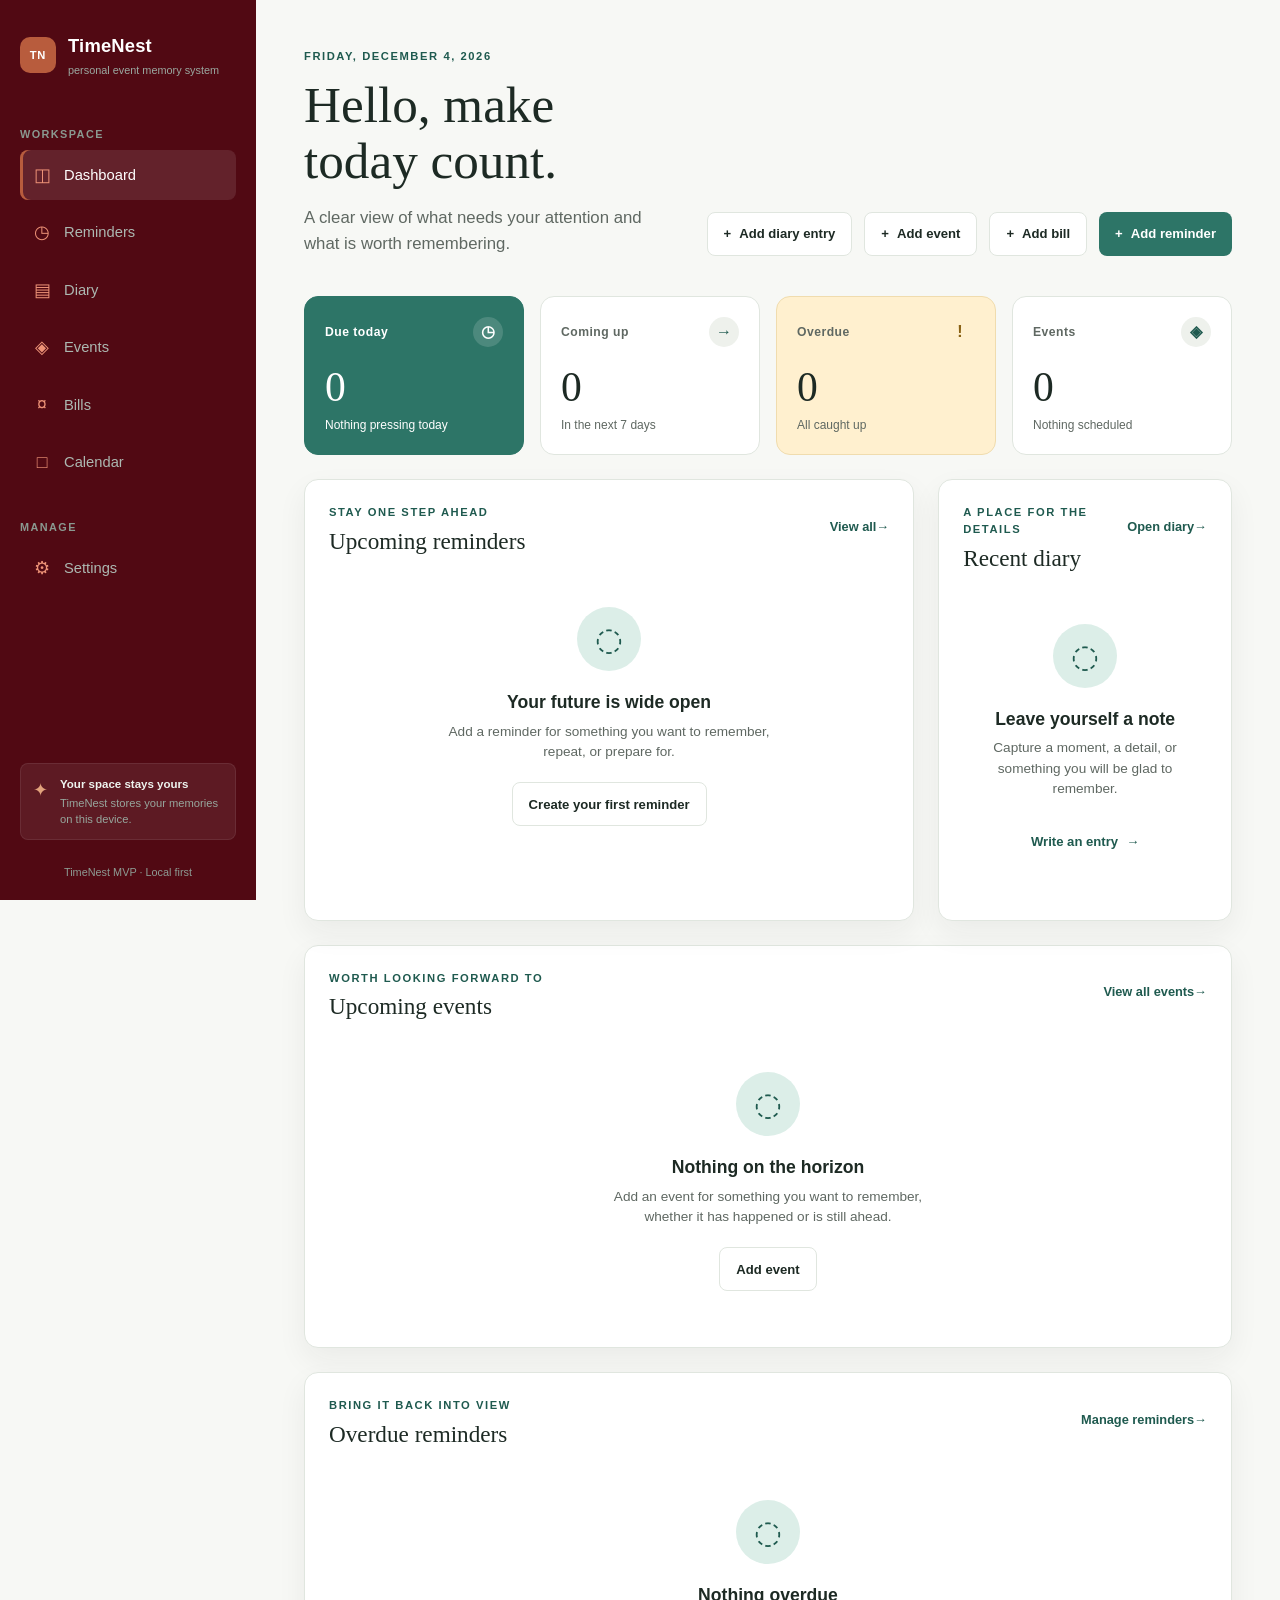
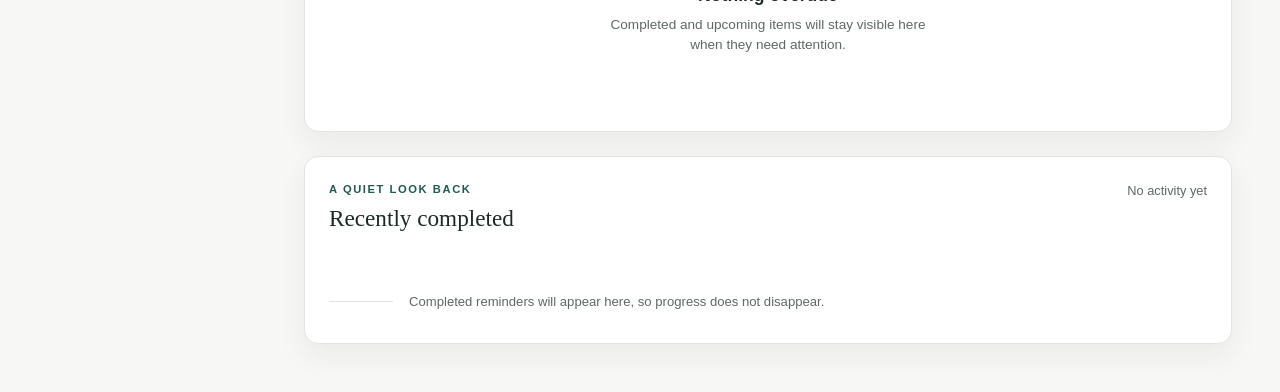
<file: index.html>
<!doctype html>
<html lang="en">
<head>
  <meta charset="UTF-8">
  <meta name="viewport" content="width=device-width, initial-scale=1">
  <meta name="description" content="TimeNest keeps important reminders, recurring activities, diary entries, and events in one calm place.">
  <meta name="theme-color" content="#2d7567">
  <meta name="mobile-web-app-capable" content="yes">
  <meta name="apple-mobile-web-app-capable" content="yes">
  <meta name="apple-mobile-web-app-status-bar-style" content="default">
  <meta name="apple-mobile-web-app-title" content="TimeNest">
  <link rel="manifest" href="manifest.webmanifest">
  <link rel="icon" href="assets/icons/timenest-192.png" sizes="192x192" type="image/png">
  <link rel="icon" href="assets/icons/timenest-192.svg" type="image/svg+xml">
  <link rel="apple-touch-icon" href="assets/icons/timenest-180.png" sizes="180x180" type="image/png">
  <title>TimeNest | Personal event memory system</title>
  <link rel="stylesheet" href="css/reset.css">
  <link rel="stylesheet" href="css/variables.css?v=2">
  <link rel="stylesheet" href="css/base.css?v=2">
  <link rel="stylesheet" href="css/layout.css?v=4">
  <link rel="stylesheet" href="css/components.css?v=2">
  <link rel="stylesheet" href="css/forms.css">
  <link rel="stylesheet" href="css/dashboard.css?v=1">
  <link rel="stylesheet" href="css/reminders.css?v=4">
  <link rel="stylesheet" href="css/diary.css">
  <link rel="stylesheet" href="css/events.css?v=1">
  <link rel="stylesheet" href="css/bills.css?v=1">
  <link rel="stylesheet" href="css/calendar.css?v=1">
  <link rel="stylesheet" href="css/settings.css">
  <link rel="stylesheet" href="css/responsive.css?v=4">
</head>
<body>
  <div class="connection-status" id="connection-status" role="status" aria-live="polite" hidden>
    <span class="connection-status__dot" aria-hidden="true"></span><span data-connection-message>Offline: using saved TimeNest files.</span>
  </div>
  <div class="update-notice" id="update-notice" role="status" aria-live="polite" hidden>
    <span>A TimeNest update is ready.</span><button class="button button--small button--secondary" type="button" id="apply-update">Reload</button>
  </div>
  <div class="app-shell">
    <header class="mobile-header">
      <a class="brand brand--compact" href="#dashboard" aria-label="TimeNest dashboard">
        <span class="brand-mark" aria-hidden="true">TN</span>
        <span>TimeNest</span>
      </a>
      <button class="icon-button" type="button" aria-label="Open navigation" data-menu-toggle>
        <span aria-hidden="true">☰</span>
      </button>
    </header>

    <aside class="sidebar" data-sidebar>
      <div class="sidebar__topline">
        <a class="brand" href="#dashboard" aria-label="TimeNest dashboard">
          <span class="brand-mark" aria-hidden="true">TN</span>
          <span>
            <strong>TimeNest</strong>
            <small>personal event memory system</small>
          </span>
        </a>
        <button class="icon-button sidebar__close" type="button" aria-label="Close navigation" data-menu-close>
          <span aria-hidden="true">×</span>
        </button>
      </div>

      <nav class="primary-nav" aria-label="Primary navigation">
        <p class="nav-label">Workspace</p>
        <a class="nav-link is-active" href="#dashboard" aria-current="page">
          <span class="nav-link__icon" aria-hidden="true">◫</span>
          <span>Dashboard</span>
        </a>
        <a class="nav-link" href="#reminders">
          <span class="nav-link__icon" aria-hidden="true">◷</span>
          <span>Reminders</span>
        </a>
        <a class="nav-link" href="#diary">
          <span class="nav-link__icon" aria-hidden="true">▤</span>
          <span>Diary</span>
        </a>
        <a class="nav-link" href="#events">
          <span class="nav-link__icon" aria-hidden="true">◈</span>
          <span>Events</span>
        </a>
        <a class="nav-link" href="#bills">
          <span class="nav-link__icon" aria-hidden="true">¤</span>
          <span>Bills</span>
        </a>
        <a class="nav-link" href="#calendar">
          <span class="nav-link__icon" aria-hidden="true">□</span>
          <span>Calendar</span>
        </a>

        <p class="nav-label nav-label--spaced">Manage</p>
        <a class="nav-link" href="#settings">
          <span class="nav-link__icon" aria-hidden="true">⚙</span>
          <span>Settings</span>
        </a>
      </nav>

      <div class="sidebar__footer">
        <div class="privacy-note">
          <span class="privacy-note__icon" aria-hidden="true">✦</span>
          <div>
            <strong>Your space stays yours</strong>
            <p>TimeNest stores your memories on this device.</p>
          </div>
        </div>
        <small class="sidebar__version">TimeNest MVP · Local first</small>
      </div>
    </aside>

    <div class="sidebar-backdrop" data-menu-close></div>

    <main class="main-content" id="dashboard">
      <header class="page-header">
        <div>
          <p class="eyebrow" data-dashboard-date>Saturday, September 12, 2026</p>
          <h1 id="dashboard-greeting">Hello, make today count.</h1>
          <p class="page-header__summary">A clear view of what needs your attention and what is worth remembering.</p>
        </div>
        <div class="page-header__actions">
          <button class="button button--secondary" type="button" data-open-diary-form>
            <span aria-hidden="true">+</span>
            Add diary entry
          </button>
          <button class="button button--secondary" type="button" data-open-event-form>
            <span aria-hidden="true">+</span>
            Add event
          </button>
          <button class="button button--secondary" type="button" data-open-bill-form>
            <span aria-hidden="true">+</span>
            Add bill
          </button>
          <button class="button button--primary" type="button" data-open-reminder-form>
            <span aria-hidden="true">+</span>
            Add reminder
          </button>
        </div>
      </header>

      <section class="stats-grid" aria-label="Today at a glance">
        <article class="stat-card stat-card--accent">
          <div class="stat-card__header">
            <span class="stat-card__label">Due today</span>
            <span class="stat-card__icon" aria-hidden="true">◷</span>
          </div>
          <strong class="stat-card__value" data-dashboard-value="today">0</strong>
          <p>Nothing pressing today</p>
        </article>
        <article class="stat-card">
          <div class="stat-card__header">
            <span class="stat-card__label">Coming up</span>
            <span class="stat-card__icon" aria-hidden="true">→</span>
          </div>
          <strong class="stat-card__value" data-dashboard-value="upcoming">0</strong>
          <p>In the next 7 days</p>
        </article>
        <article class="stat-card stat-card--warning">
          <div class="stat-card__header">
            <span class="stat-card__label">Overdue</span>
            <span class="stat-card__icon" aria-hidden="true">!</span>
          </div>
          <strong class="stat-card__value" data-dashboard-value="overdue">0</strong>
          <p>All caught up</p>
        </article>
        <article class="stat-card">
          <div class="stat-card__header">
            <span class="stat-card__label">Events</span>
            <span class="stat-card__icon" aria-hidden="true">◈</span>
          </div>
          <strong class="stat-card__value" data-dashboard-value="events">0</strong>
          <p data-dashboard-events-note>Coming up</p>
        </article>
      </section>

      <div class="dashboard-grid">
        <section class="content-panel content-panel--wide" aria-labelledby="upcoming-title">
          <div class="panel-heading">
            <div>
              <p class="eyebrow">Stay one step ahead</p>
              <h2 id="upcoming-title">Upcoming reminders</h2>
            </div>
            <a class="text-link" href="#reminders">View all <span aria-hidden="true">→</span></a>
          </div>
          <div id="upcoming-reminders-list" class="dashboard-list" aria-live="polite"></div>
        </section>

        <section class="content-panel" aria-labelledby="diary-title">
          <div class="panel-heading">
            <div>
              <p class="eyebrow">A place for the details</p>
              <h2 id="diary-title">Recent diary</h2>
            </div>
            <a class="text-link" href="#diary">Open diary <span aria-hidden="true">→</span></a>
          </div>
          <div id="recent-diary-list" class="dashboard-list" aria-live="polite"></div>
        </section>
      </div>

      <section class="content-panel events-panel" aria-labelledby="upcoming-events-title">
        <div class="panel-heading">
          <div>
            <p class="eyebrow">Worth looking forward to</p>
            <h2 id="upcoming-events-title">Upcoming events</h2>
          </div>
          <a class="text-link" href="#events">View all events <span aria-hidden="true">→</span></a>
        </div>
        <div id="upcoming-events-list" class="dashboard-list" aria-live="polite"></div>
      </section>

      <section class="content-panel overdue-panel" aria-labelledby="overdue-title">
        <div class="panel-heading">
          <div>
            <p class="eyebrow">Bring it back into view</p>
            <h2 id="overdue-title">Overdue reminders</h2>
          </div>
          <a class="text-link" href="#reminders">Manage reminders <span aria-hidden="true">→</span></a>
        </div>
        <div id="overdue-reminders-list" class="dashboard-list" aria-live="polite"></div>
      </section>

      <section class="content-panel history-panel" aria-labelledby="history-title">
        <div class="panel-heading">
          <div>
            <p class="eyebrow">A quiet look back</p>
            <h2 id="history-title">Recently completed</h2>
          </div>
          <span class="panel-meta">No activity yet</span>
        </div>
        <div id="recent-completed-list" class="dashboard-list" aria-live="polite"></div>
      </section>

      <section class="app-view reminders-view" id="reminders-view" aria-labelledby="reminders-title" hidden>
        <header class="page-header page-header--compact">
          <div>
            <p class="eyebrow">Keep the important things moving</p>
            <h1 id="reminders-title">Reminders</h1>
            <p class="page-header__summary">Plan once, then let TimeNest keep the next date in view.</p>
          </div>
          <button class="button button--primary" type="button" data-open-reminder-form><span aria-hidden="true">+</span> Add reminder</button>
        </header>
        <div class="reminders-toolbar">
          <label class="form-label" for="reminder-filter">Show</label>
          <select class="form-control reminders-filter" id="reminder-filter">
            <option value="active">Active reminders</option>
            <option value="completed">Completed reminders</option>
            <option value="archived">Archived reminders</option>
            <option value="all">All reminders</option>
          </select>
        </div>
        <div id="reminder-list" class="reminder-list" aria-live="polite"></div>
      </section>

      <section class="app-view diary-view" id="diary-view" aria-labelledby="diary-page-title" hidden>
        <header class="page-header page-header--compact">
          <div>
            <p class="eyebrow">Keep the details close</p>
            <h1 id="diary-page-title">Diary</h1>
            <p class="page-header__summary">A searchable record of the moments, decisions, and details you want to keep.</p>
          </div>
          <button class="button button--primary" type="button" data-open-diary-form><span aria-hidden="true">+</span> Add diary entry</button>
        </header>
        <div class="diary-toolbar">
          <label class="form-label diary-search-label" for="diary-search">Search</label>
          <input class="form-control" id="diary-search" type="search" placeholder="Search title or entry...">
          <label class="form-label" for="diary-category-filter">Category</label>
          <select class="form-control" id="diary-category-filter"><option value="">All categories</option></select>
          <label class="form-label" for="diary-date-filter">Date</label>
          <input class="form-control" id="diary-date-filter" type="date">
          <label class="form-label" for="diary-sort">Sort</label>
          <select class="form-control" id="diary-sort"><option value="newest">Newest first</option><option value="oldest">Oldest first</option><option value="title">Title A-Z</option></select>
        </div>
        <div id="diary-list" class="diary-list" aria-live="polite"></div>
      </section>

      <section class="app-view events-view" id="events-view" aria-labelledby="events-page-title" hidden>
        <header class="page-header page-header--compact">
          <div>
            <p class="eyebrow">The moments that shaped your days</p>
            <h1 id="events-page-title">Events</h1>
            <p class="page-header__summary">Everything you want to remember happening, whether it already happened or is still ahead.</p>
          </div>
          <button class="button button--primary" type="button" data-open-event-form><span aria-hidden="true">+</span> Add event</button>
        </header>
        <div class="events-toolbar">
          <label class="form-label" for="event-filter">Show</label>
          <select class="form-control events-filter" id="event-filter">
            <option value="upcoming">Upcoming events</option>
            <option value="past">Past events</option>
            <option value="all">All events</option>
          </select>
          <label class="form-label" for="event-search">Search</label>
          <input class="form-control events-search" id="event-search" type="search" placeholder="Search title, place, or notes...">
          <label class="form-label" for="event-category-filter">Category</label>
          <select class="form-control events-category-filter" id="event-category-filter"><option value="">All categories</option></select>
        </div>
        <div id="event-list" class="event-list" aria-live="polite"></div>
      </section>

      <section class="app-view bills-view" id="bills-view" aria-labelledby="bills-page-title" hidden>
        <header class="page-header page-header--compact">
          <div>
            <p class="eyebrow">Keep every payment in view</p>
            <h1 id="bills-page-title">Bills</h1>
            <p class="page-header__summary">The payments you are expecting, what is already settled, and what is next to fall due.</p>
          </div>
          <button class="button button--primary" type="button" data-open-bill-form><span aria-hidden="true">+</span> Add bill</button>
        </header>
        <div class="bills-toolbar">
          <label class="form-label" for="bill-filter">Show</label>
          <select class="form-control bills-filter" id="bill-filter">
            <option value="all">All bills</option>
            <option value="unpaid">Unpaid bills</option>
            <option value="paid">Paid bills</option>
          </select>
          <label class="form-label" for="bill-search">Search</label>
          <input class="form-control bills-search" id="bill-search" type="search" placeholder="Search name, category, or notes...">
          <label class="form-label" for="bill-category-filter">Category</label>
          <select class="form-control bills-category-filter" id="bill-category-filter"><option value="">All categories</option></select>
          <label class="form-label" for="bill-sort">Sort</label>
          <select class="form-control bills-sort" id="bill-sort">
            <option value="due">Due date</option>
            <option value="amount">Amount (highest first)</option>
            <option value="title">Name A-Z</option>
          </select>
        </div>
        <div id="bill-list" class="bill-list" aria-live="polite"></div>
      </section>

      <section class="app-view calendar-view" id="calendar-view" aria-labelledby="calendar-page-title" hidden>
        <header class="page-header page-header--compact">
          <div><p class="eyebrow">See your time in context</p><h1 id="calendar-page-title">Calendar</h1><p class="page-header__summary">Reminders, diary entries, and events, gathered by date.</p></div>
          <div class="calendar-actions"><button class="button button--secondary" type="button" data-calendar-today>Today</button><button class="icon-button icon-button--light" type="button" aria-label="Previous month" data-calendar-prev>←</button><button class="icon-button icon-button--light" type="button" aria-label="Next month" data-calendar-next>→</button></div>
        </header>
        <section class="calendar-panel" aria-labelledby="calendar-title"><div class="calendar-heading"><h2 id="calendar-title">Calendar</h2><div class="calendar-legend"><span><i class="calendar-marker calendar-marker--diary"></i> Diary</span><span><i class="calendar-marker calendar-marker--reminder"></i> Reminder</span><span><i class="calendar-marker calendar-marker--event"></i> Event</span></div></div><div class="calendar-weekdays" aria-hidden="true"><span>Sun</span><span>Mon</span><span>Tue</span><span>Wed</span><span>Thu</span><span>Fri</span><span>Sat</span></div><div class="calendar-grid" id="calendar-grid"></div></section>
        <section class="calendar-selection content-panel" aria-labelledby="calendar-selected-date"><p class="eyebrow">Selected date</p><h2 id="calendar-selected-date">Today</h2><div id="calendar-selected-items"></div></section>
      </section>

      <section class="app-view settings-view" id="settings-view" aria-labelledby="settings-page-title" hidden>
        <header class="page-header page-header--compact"><div><p class="eyebrow">Make TimeNest work your way</p><h1 id="settings-page-title">Settings</h1><p class="page-header__summary">Notification controls stay transparent and private on this device.</p></div></header>
        <section class="content-panel settings-panel" aria-labelledby="notification-settings-title">
          <div class="panel-heading"><div><p class="eyebrow">Browser notifications</p><h2 id="notification-settings-title">Reminder notifications</h2></div><span class="status status--upcoming">Local only</span></div>
          <p class="settings-status" id="notification-status-text">Checking notification support...</p>
          <p class="settings-permission" id="notification-permission">Permission: checking</p>
          <div class="settings-options">
            <label class="settings-toggle"><input type="checkbox" id="notifications-enabled"><span><strong>Enable reminder notifications</strong><small>Check eligible reminders when TimeNest opens or when you check manually.</small></span></label>
            <label class="settings-toggle"><input type="checkbox" id="overdue-notifications-enabled"><span><strong>Include overdue reminders</strong><small>Allow one notification per overdue reminder per day.</small></span></label>
          </div>
          <div class="settings-actions"><button class="button button--primary" type="button" id="request-notification-permission">Allow notifications</button><button class="button button--secondary" type="button" id="check-notifications">Check reminders now</button></div>
          <p class="settings-check-result" id="notification-check-result" aria-live="polite"></p>
          <div class="settings-note"><strong>About browser notifications</strong><p>Browser permissions and device settings control whether notifications appear. An ordinary browser tab cannot always wake at an exact future time, so TimeNest checks when the app opens or when you run a check. A future push service can extend this without changing your reminder data.</p></div>
        </section>
        <section class="content-panel settings-panel" aria-labelledby="preferences-title">
          <div class="panel-heading"><div><p class="eyebrow">Make it yours</p><h2 id="preferences-title">Appearance, currency, and reminder defaults</h2></div></div>
          <div class="settings-fields">
            <label class="form-field"><span class="form-label">Theme</span><select class="form-control" id="theme-select"><option value="system">Match my device</option><option value="light">Light</option><option value="dark">Dark</option></select></label>
            <label class="form-field"><span class="form-label">Currency</span><select class="form-control" id="currency-select"></select><small class="form-hint">Used for the amounts shown in Bills.</small></label>
            <label class="form-field"><span class="form-label">Default reminder lead time</span><input class="form-control" id="default-reminder-days" type="number" min="0" max="60" step="1"></label>
            <label class="form-field"><span class="form-label">Default reminder time</span><input class="form-control" id="default-reminder-time" type="time"></label>
          </div>
          <div class="settings-actions"><button class="button button--primary" type="button" id="save-preferences">Save preferences</button></div>
        </section>
        <section class="content-panel settings-panel" aria-labelledby="account-title">
          <div class="panel-heading"><div><p class="eyebrow">Your profile</p><h2 id="account-title">Account and access</h2></div><span class="status status--upcoming" id="account-status-badge">Device only</span></div>
          <p class="settings-status" id="account-status-text">Checking profile status...</p>
          <div class="settings-fields" id="account-fields" hidden>
            <label class="form-field"><span class="form-label">Display name</span><input class="form-control" id="account-display-name" type="text" maxlength="80" placeholder="Your name"></label>
            <label class="form-field"><span class="form-label">Email address</span><input class="form-control" id="account-email" type="email" maxlength="254" placeholder="you@example.com"></label>
          </div>
          <div class="settings-actions" id="account-actions"></div>
          <div class="settings-note"><strong>About local profiles</strong><p>A profile is stored only on this device and simply puts a password around your own data. TimeNest never sends your email, reminders, or diary entries to a server. If you clear your browser data, the profile and everything it protects are removed together.</p></div>
        </section>
        <section class="content-panel settings-panel" aria-labelledby="data-title">
          <div class="panel-heading"><div><p class="eyebrow">Your local data</p><h2 id="data-title">Export, import, or clear</h2></div></div>
          <p class="settings-permission">Exports include reminders, diary entries, events, bills, and preferences. Imported files are validated before any data changes.</p>
          <div class="settings-fields settings-fields--data"><label class="form-field"><span class="form-label">Import behavior</span><select class="form-control" id="import-mode"><option value="merge">Merge (keep existing duplicates)</option><option value="replace">Replace all existing data</option></select></label><label class="form-field"><span class="form-label">TimeNest JSON file</span><input class="form-control" id="import-file" type="file" accept="application/json,.json"></label></div>
          <div class="settings-actions"><button class="button button--secondary" type="button" id="export-data">Export JSON</button><button class="button button--primary" type="button" id="import-data">Import JSON</button><button class="button button--danger" type="button" id="clear-all-data">Clear all data</button></div>
          <p class="settings-check-result" id="data-transfer-result" aria-live="polite"></p>
        </section>
      </section>
    </main>
  </div>

  <dialog class="modal-dialog" id="reminder-form-dialog" aria-labelledby="reminder-form-title">
    <form class="modal" id="reminder-form" method="dialog">
      <div class="modal__header"><h2 id="reminder-form-title">Add reminder</h2><button class="icon-button icon-button--light" type="button" aria-label="Close reminder form" data-close-dialog="reminder-form-dialog">×</button></div>
      <div class="modal__body form-grid">
        <div class="form-field form-field--full"><label class="form-label" for="reminder-title">Title</label><input class="form-control" id="reminder-title" name="title" required maxlength="120" placeholder="e.g. Car service"></div>
        <div class="form-field"><label class="form-label" for="reminder-category">Category</label><input class="form-control" id="reminder-category" name="category" maxlength="60" value="General"></div>
        <div class="form-field"><label class="form-label" for="reminder-date">Due date</label><input class="form-control" id="reminder-date" name="nextDueDate" type="date" required></div>
        <div class="form-field"><label class="form-label" for="reminder-time">Time <span class="form-hint">optional</span></label><input class="form-control" id="reminder-time" name="reminderTime" type="time"></div>
        <div class="form-field"><label class="form-label" for="recurrence-type">Repeats</label><select class="form-control" id="recurrence-type" name="recurrenceType"><option value="once">One time</option><option value="daily">Daily</option><option value="weekly">Weekly</option><option value="monthly">Monthly</option><option value="yearly">Yearly</option><option value="custom">Custom interval</option></select></div>
        <div class="form-field" id="recurrence-interval-field"><label class="form-label" for="recurrence-interval">Every</label><input class="form-control" id="recurrence-interval" name="recurrenceInterval" type="number" min="1" step="1" value="1"></div>
        <div class="form-field" id="custom-unit-field"><label class="form-label" for="custom-unit">Unit</label><select class="form-control" id="custom-unit" name="customUnit"><option value="days">Days</option><option value="weeks">Weeks</option><option value="months">Months</option><option value="years">Years</option></select></div>
        <div class="form-field"><label class="form-label" for="reminder-days">Remind me days before</label><input class="form-control" id="reminder-days" name="reminderDaysBefore" type="number" min="0" step="1" value="7"></div>
        <div class="form-field form-field--full"><label class="form-label" for="reminder-notes">Notes <span class="form-hint">optional</span></label><textarea class="form-control" id="reminder-notes" name="notes" maxlength="2000" placeholder="Add context you will want later..."></textarea></div>
      </div>
      <div class="modal__footer"><button class="button button--secondary" type="button" data-close-dialog="reminder-form-dialog">Cancel</button><button class="button button--primary" type="submit">Save reminder</button></div>
    </form>
  </dialog>

  <dialog class="modal-dialog" id="reminder-detail-dialog" aria-labelledby="reminder-detail-title">
    <div class="modal" id="reminder-detail-content"></div>
  </dialog>

  <dialog class="modal-dialog" id="diary-form-dialog" aria-labelledby="diary-form-title">
    <form class="modal" id="diary-form" method="dialog">
      <div class="modal__header"><h2 id="diary-form-title">Add diary entry</h2><button class="icon-button icon-button--light" type="button" aria-label="Close diary form" data-close-dialog="diary-form-dialog">×</button></div>
      <div class="modal__body form-grid">
        <div class="form-field"><label class="form-label" for="diary-date">Date</label><input class="form-control" id="diary-date" name="date" type="date" required></div>
        <div class="form-field"><label class="form-label" for="diary-time">Time <span class="form-hint">optional</span></label><input class="form-control" id="diary-time" name="time" type="time"></div>
        <div class="form-field"><label class="form-label" for="diary-category">Category</label><input class="form-control" id="diary-category" name="category" maxlength="60" value="General"></div>
        <div class="form-field form-field--full"><label class="form-label" for="diary-title-input">Title</label><input class="form-control" id="diary-title-input" name="title" required maxlength="120" placeholder="What do you want to remember?"></div>
        <div class="form-field form-field--full"><label class="form-label" for="diary-content">Entry</label><textarea class="form-control" id="diary-content" name="content" required maxlength="5000" placeholder="Write a few details..."></textarea></div>
      </div>
      <div class="modal__footer"><button class="button button--secondary" type="button" data-close-dialog="diary-form-dialog">Cancel</button><button class="button button--primary" type="submit">Save entry</button></div>
    </form>
  </dialog>

  <dialog class="modal-dialog" id="diary-detail-dialog" aria-labelledby="diary-detail-title">
    <div class="modal" id="diary-detail-content"></div>
  </dialog>

  <dialog class="modal-dialog" id="event-form-dialog" aria-labelledby="event-form-title">
    <form class="modal" id="event-form" method="dialog">
      <div class="modal__header"><h2 id="event-form-title">Add event</h2><button class="icon-button icon-button--light" type="button" aria-label="Close event form" data-close-dialog="event-form-dialog">×</button></div>
      <div class="modal__body form-grid">
        <div class="form-field form-field--full"><label class="form-label" for="event-title">Title</label><input class="form-control" id="event-title" name="title" required maxlength="120" placeholder="e.g. Weekend in Lisbon"></div>
        <div class="form-field"><label class="form-label" for="event-date">Date</label><input class="form-control" id="event-date" name="date" type="date" required></div>
        <div class="form-field"><label class="form-label" for="event-end-date">End date <span class="form-hint">optional</span></label><input class="form-control" id="event-end-date" name="endDate" type="date"></div>
        <div class="form-field"><label class="form-label" for="event-time">Start time <span class="form-hint">optional</span></label><input class="form-control" id="event-time" name="time" type="time"></div>
        <div class="form-field"><label class="form-label" for="event-end-time">End time <span class="form-hint">optional</span></label><input class="form-control" id="event-end-time" name="endTime" type="time"></div>
        <div class="form-field"><label class="form-label" for="event-category">Category</label><input class="form-control" id="event-category" name="category" maxlength="60" value="General"></div>
        <div class="form-field"><label class="form-label" for="event-location">Location <span class="form-hint">optional</span></label><input class="form-control" id="event-location" name="location" maxlength="160" placeholder="Where did it happen?"></div>
        <div class="form-field form-field--full"><label class="form-label" for="event-notes">Notes <span class="form-hint">optional</span></label><textarea class="form-control" id="event-notes" name="notes" maxlength="2000" placeholder="Add the details you will want later..."></textarea></div>
      </div>
      <div class="modal__footer"><button class="button button--secondary" type="button" data-close-dialog="event-form-dialog">Cancel</button><button class="button button--primary" type="submit">Save event</button></div>
    </form>
  </dialog>

  <dialog class="modal-dialog" id="event-detail-dialog" aria-labelledby="event-detail-title">
    <div class="modal" id="event-detail-content"></div>
  </dialog>

  <dialog class="modal-dialog" id="bill-form-dialog" aria-labelledby="bill-form-title">
    <form class="modal" id="bill-form" method="dialog">
      <div class="modal__header"><h2 id="bill-form-title">Add bill</h2><button class="icon-button icon-button--light" type="button" aria-label="Close bill form" data-close-dialog="bill-form-dialog">×</button></div>
      <div class="modal__body form-grid">
        <div class="form-field form-field--full"><label class="form-label" for="bill-title">Name</label><input class="form-control" id="bill-title" name="title" required maxlength="120" placeholder="e.g. Internet"></div>
        <div class="form-field"><label class="form-label" for="bill-amount">Amount</label><input class="form-control" id="bill-amount" name="amount" type="number" min="0" step="0.01" required placeholder="0.00"></div>
        <div class="form-field"><label class="form-label" for="bill-due-date">Due date</label><input class="form-control" id="bill-due-date" name="dueDate" type="date" required></div>
        <div class="form-field"><label class="form-label" for="bill-category">Category</label><input class="form-control" id="bill-category" name="category" maxlength="60" value="General"></div>
        <div class="form-field form-field--full"><label class="form-label" for="bill-notes">Notes <span class="form-hint">optional</span></label><textarea class="form-control" id="bill-notes" name="notes" maxlength="2000" placeholder="Add the details you will want later..."></textarea></div>
      </div>
      <div class="modal__footer"><button class="button button--secondary" type="button" data-close-dialog="bill-form-dialog">Cancel</button><button class="button button--primary" type="submit">Save bill</button></div>
    </form>
  </dialog>

  <dialog class="modal-dialog" id="bill-detail-dialog" aria-labelledby="bill-detail-title">
    <div class="modal" id="bill-detail-content"></div>
  </dialog>

  <dialog class="modal-dialog" id="account-password-dialog" aria-labelledby="account-password-title">
    <form class="modal" id="account-password-form" method="dialog">
      <div class="modal__header"><h2 id="account-password-title">Change password</h2><button class="icon-button icon-button--light" type="button" aria-label="Close password form" data-close-dialog="account-password-dialog">×</button></div>
      <div class="modal__body form-grid">
        <div class="form-field form-field--full"><label class="form-label" for="account-current-password">Current password</label><input class="form-control" id="account-current-password" name="currentPassword" type="password" autocomplete="current-password" required></div>
        <div class="form-field form-field--full"><label class="form-label" for="account-new-password">New password</label><input class="form-control" id="account-new-password" name="newPassword" type="password" autocomplete="new-password" required minlength="8"><small class="form-hint">At least 8 characters.</small></div>
      </div>
      <div class="modal__footer"><button class="button button--secondary" type="button" data-close-dialog="account-password-dialog">Cancel</button><button class="button button--primary" type="submit">Update password</button></div>
    </form>
  </dialog>

  <div class="toast-region" id="toast-region" aria-live="polite" aria-atomic="true"></div>

  <script type="module" src="js/app.js?v=13"></script>
</body>
</html>
</file>
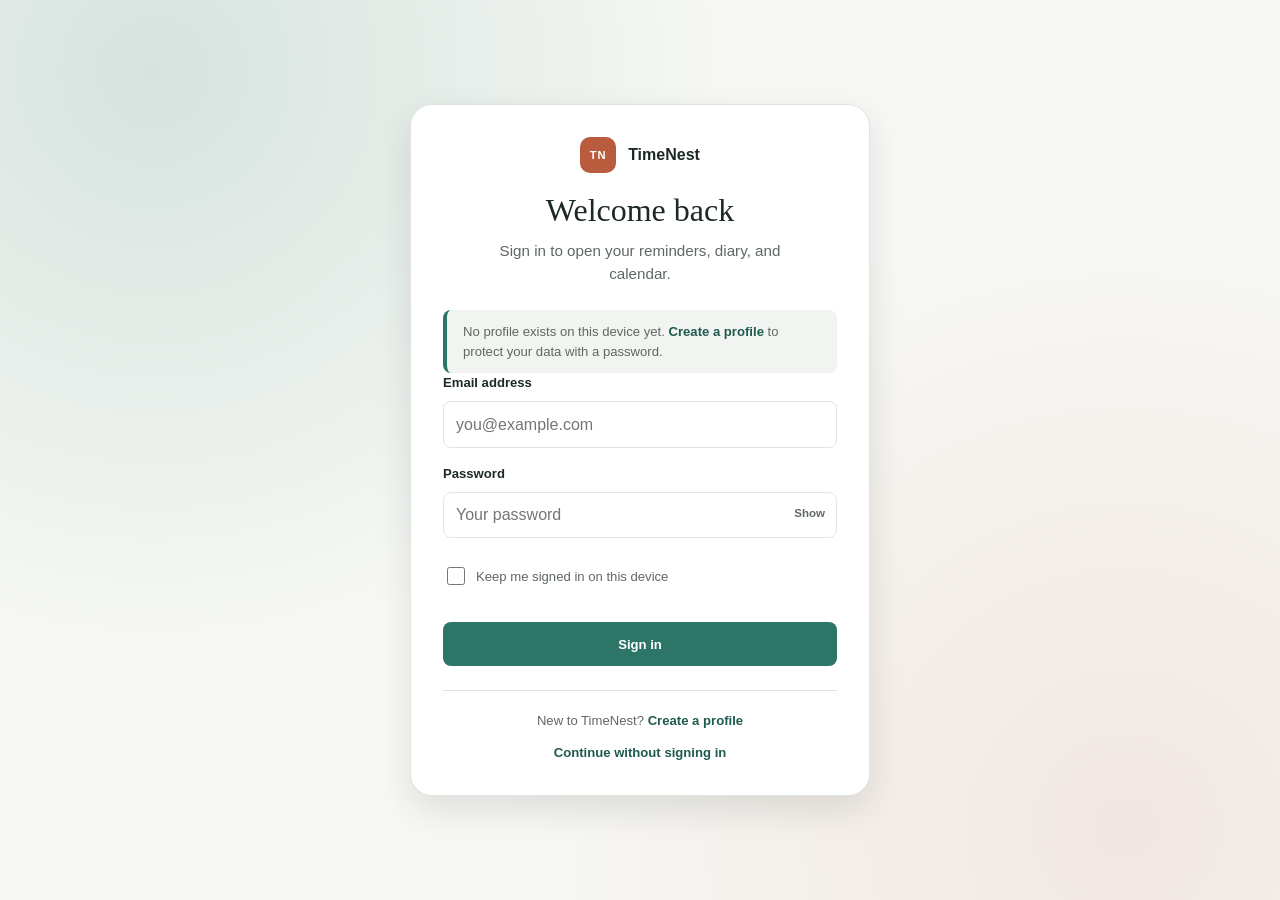
<file: login.html>
<!doctype html>
<html lang="en">
<head>
  <meta charset="UTF-8">
  <meta name="viewport" content="width=device-width, initial-scale=1">
  <meta name="description" content="Sign in to your TimeNest profile to open your reminders, diary, events, and calendar.">
  <meta name="theme-color" content="#2d7567">
  <meta name="apple-mobile-web-app-capable" content="yes">
  <meta name="apple-mobile-web-app-title" content="TimeNest">
  <link rel="manifest" href="manifest.webmanifest">
  <link rel="icon" href="assets/icons/timenest-192.png" sizes="192x192" type="image/png">
  <link rel="icon" href="assets/icons/timenest-192.svg" type="image/svg+xml">
  <link rel="apple-touch-icon" href="assets/icons/timenest-180.png" sizes="180x180" type="image/png">
  <title>Sign in | TimeNest</title>
  <link rel="stylesheet" href="css/reset.css">
  <link rel="stylesheet" href="css/variables.css?v=2">
  <link rel="stylesheet" href="css/base.css?v=2">
  <link rel="stylesheet" href="css/components.css?v=2">
  <link rel="stylesheet" href="css/forms.css">
  <link rel="stylesheet" href="css/auth.css?v=2">
</head>
<body class="auth-body">
  <main class="auth-shell">
    <section class="auth-card" aria-labelledby="auth-title">
      <header class="auth-header">
        <a class="auth-brand" href="./index.html" aria-label="TimeNest home">
          <span class="brand-mark" aria-hidden="true">TN</span>
          <span>
            <strong>TimeNest</strong>
          </span>
        </a>
        <h1 class="auth-title" id="auth-title">Welcome back</h1>
        <p class="auth-subtitle">Sign in to open your reminders, diary, and calendar.</p>
      </header>

      <p class="auth-notice" id="auth-no-account" hidden>
        No profile exists on this device yet. <a class="auth-link" href="./signup.html" data-auth-signup-link>Create a profile</a> to protect your data with a password.
      </p>

      <form class="auth-form" id="auth-form" method="dialog" novalidate>
        <p class="auth-alert" id="auth-alert" role="alert" aria-live="assertive" hidden></p>

        <div class="form-field">
          <label class="form-label" for="auth-email">Email address</label>
          <input class="form-control" id="auth-email" name="email" type="email" autocomplete="username" required placeholder="you@example.com" inputmode="email">
        </div>

        <div class="form-field">
          <label class="form-label" for="auth-password">Password</label>
          <div class="auth-password-field">
            <input class="form-control" id="auth-password" name="password" type="password" autocomplete="current-password" required minlength="8" placeholder="Your password">
            <button class="auth-password-toggle" type="button" data-password-toggle="auth-password" aria-label="Show password">Show</button>
          </div>
        </div>

        <label class="auth-checkbox" for="auth-remember">
          <input id="auth-remember" name="remember" type="checkbox">
          <span>Keep me signed in on this device</span>
        </label>

        <button class="button button--primary" id="auth-submit" type="submit">Sign in</button>
      </form>

      <div id="auth-reset-block">
        <div class="auth-divider">Forgot your password?</div>

        <p class="auth-notice">
          TimeNest keeps your profile on this device only, so there is no email to reset it with.
          Resetting the profile removes the password and keeps every reminder and diary entry.
        </p>
        <button class="button button--secondary auth-reset-button" type="button" id="auth-reset-profile">Reset the local profile</button>
      </div>

      <footer class="auth-footer">
        <p>New to TimeNest? <a class="auth-link" href="./signup.html" data-auth-signup-link>Create a profile</a></p>
        <p><a class="auth-link" href="./index.html">Continue without signing in</a></p>
      </footer>
    </section>
  </main>

  <script type="module" src="js/pages/login-entry.js?v=2"></script>
</body>
</html>
</file>
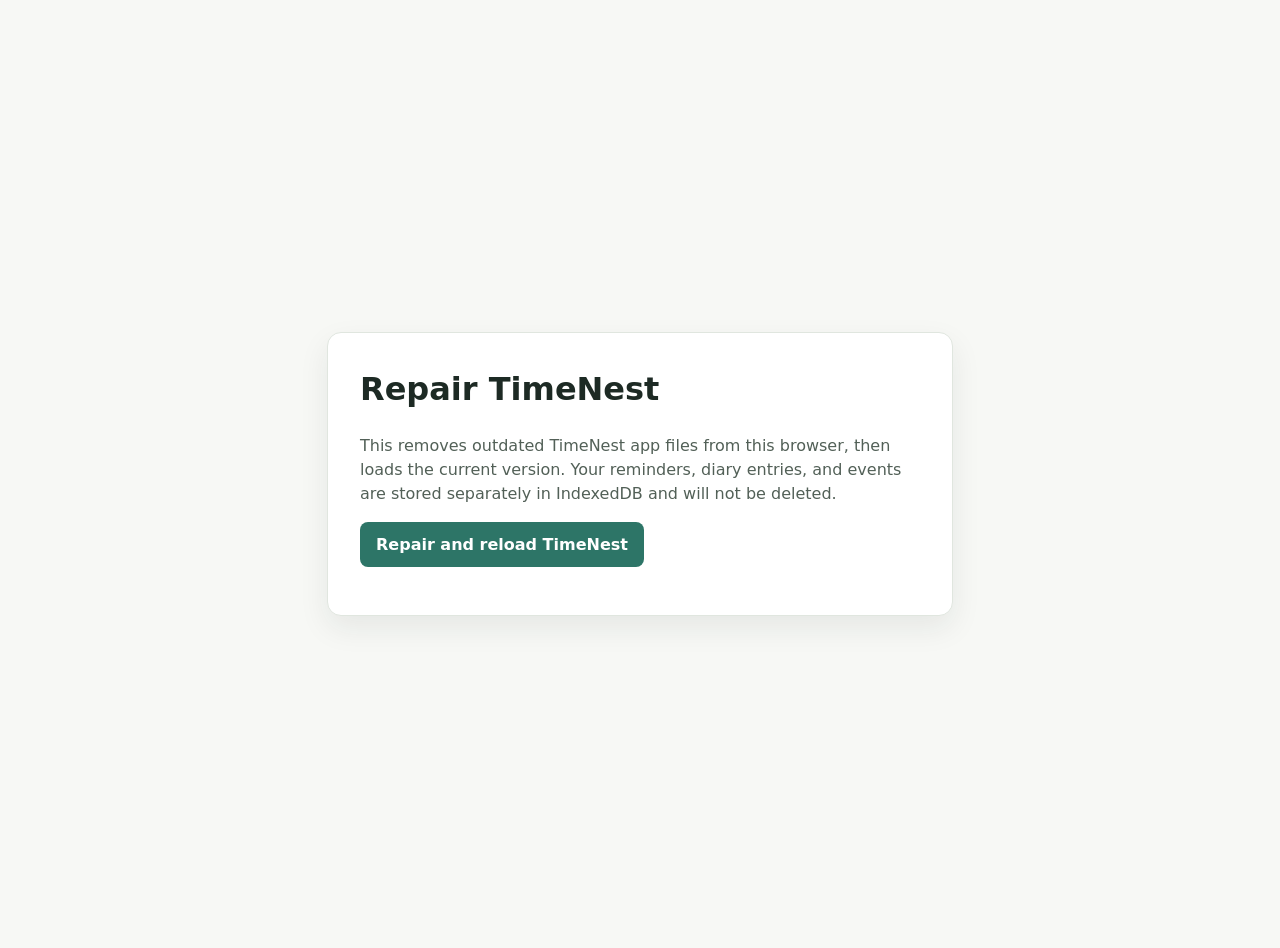
<file: repair.html>
<!doctype html>
<html lang="en">
<head>
  <meta charset="UTF-8">
  <meta name="viewport" content="width=device-width, initial-scale=1">
  <title>Repair TimeNest cache</title>
  <style>
    body { align-items: center; background: #f7f8f5; color: #1d2a24; display: flex; font: 16px/1.5 system-ui, sans-serif; justify-content: center; margin: 0; min-height: 100vh; padding: 1.5rem; }
    main { background: #fff; border: 1px solid #e0e6df; border-radius: 14px; box-shadow: 0 12px 30px rgba(29,42,36,.08); max-width: 560px; padding: 2rem; }
    h1 { margin-top: 0; } p { color: #526057; } button { background: #2d7567; border: 0; border-radius: 8px; color: #fff; cursor: pointer; font: inherit; font-weight: 700; min-height: 44px; padding: .65rem 1rem; } #result { margin-top: 1rem; }
  </style>
</head>
<body>
  <main>
    <h1>Repair TimeNest</h1>
    <p>This removes outdated TimeNest app files from this browser, then loads the current version. Your reminders, diary entries, and events are stored separately in IndexedDB and will not be deleted.</p>
    <button id="repair" type="button">Repair and reload TimeNest</button>
    <p id="result" role="status" aria-live="polite"></p>
  </main>
  <script>
    const button = document.querySelector('#repair');
    const result = document.querySelector('#result');
    const supportedProtocol = location.protocol === 'http:' || location.protocol === 'https:';
    if (!supportedProtocol) {
      button.disabled = true;
      result.textContent = 'TimeNest is open as a file. Start a local web server, then open http://127.0.0.1:4173/repair.html instead.';
    }
    button.addEventListener('click', async () => {
      if (!supportedProtocol) return;
      button.disabled = true;
      result.textContent = 'Removing outdated app files…';
      try {
        const registrations = 'serviceWorker' in navigator ? await navigator.serviceWorker.getRegistrations() : [];
        await Promise.all(registrations
          .filter((registration) => new URL(registration.scope).origin === location.origin)
          .map((registration) => registration.unregister()));
        const cacheNames = await caches.keys();
        await Promise.all(cacheNames.filter((name) => name.startsWith('timenest-')).map((name) => caches.delete(name)));
        result.textContent = 'Repair complete. Loading TimeNest…';
        location.replace('./?repaired=1#dashboard');
      } catch (error) {
        button.disabled = false;
        result.textContent = `Repair could not complete: ${error.message}`;
      }
    });
  </script>
</body>
</html>
</file>
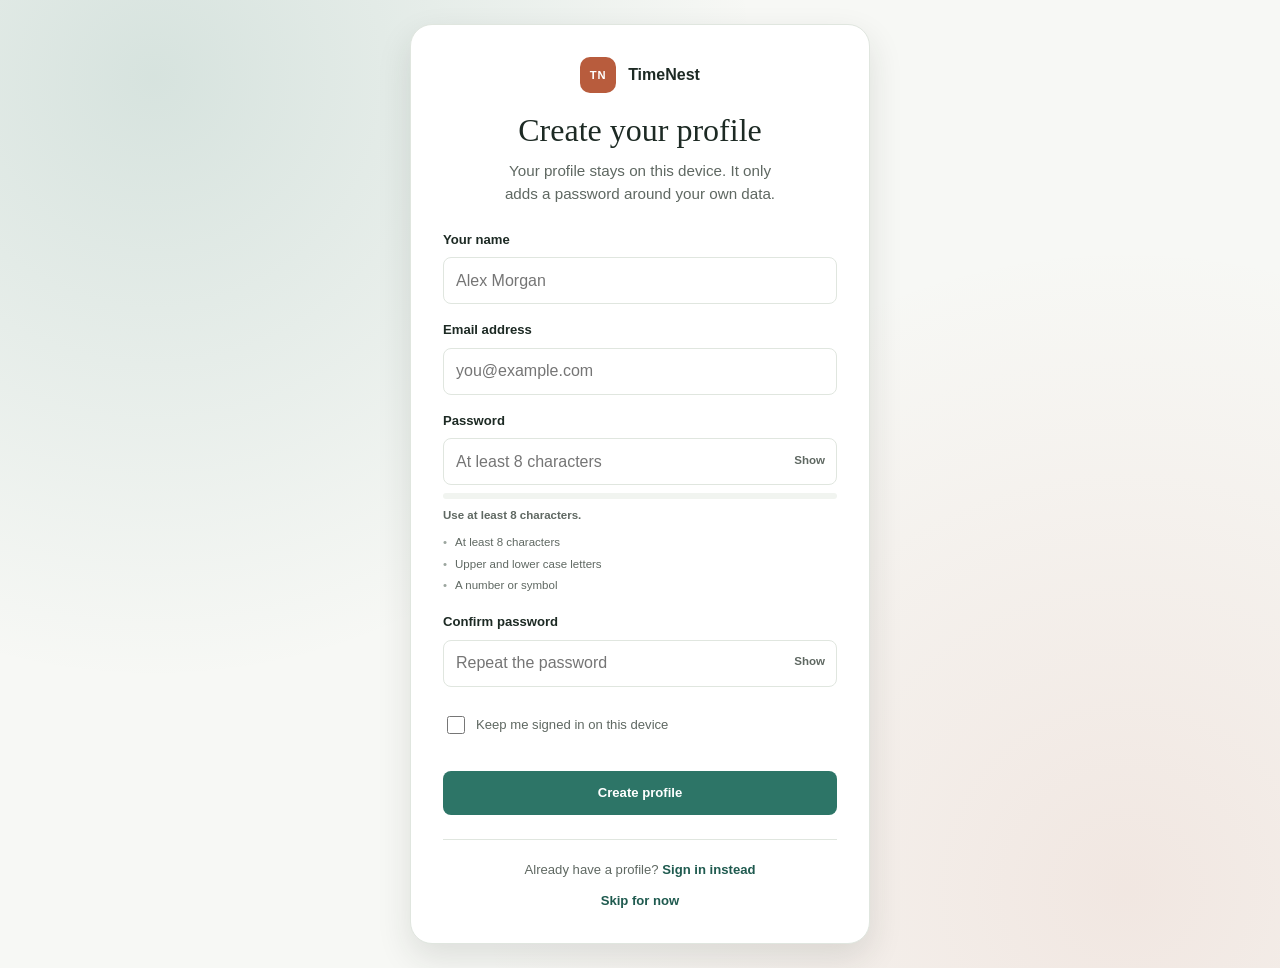
<file: signup.html>
<!doctype html>
<html lang="en">
<head>
  <meta charset="UTF-8">
  <meta name="viewport" content="width=device-width, initial-scale=1">
  <meta name="description" content="Create a TimeNest profile to protect your reminders, diary, events, and calendar on this device.">
  <meta name="theme-color" content="#2d7567">
  <meta name="apple-mobile-web-app-capable" content="yes">
  <meta name="apple-mobile-web-app-title" content="TimeNest">
  <link rel="manifest" href="manifest.webmanifest">
  <link rel="icon" href="assets/icons/timenest-192.png" sizes="192x192" type="image/png">
  <link rel="icon" href="assets/icons/timenest-192.svg" type="image/svg+xml">
  <link rel="apple-touch-icon" href="assets/icons/timenest-180.png" sizes="180x180" type="image/png">
  <title>Create your profile | TimeNest</title>
  <link rel="stylesheet" href="css/reset.css">
  <link rel="stylesheet" href="css/variables.css?v=2">
  <link rel="stylesheet" href="css/base.css?v=2">
  <link rel="stylesheet" href="css/components.css?v=2">
  <link rel="stylesheet" href="css/forms.css">
  <link rel="stylesheet" href="css/auth.css?v=2">
</head>
<body class="auth-body">
  <main class="auth-shell">
    <section class="auth-card auth-card--wide" aria-labelledby="auth-title">
      <header class="auth-header">
        <a class="auth-brand" href="./index.html" aria-label="TimeNest home">
          <span class="brand-mark" aria-hidden="true">TN</span>
          <span>
            <strong>TimeNest</strong>
          </span>
        </a>
        <h1 class="auth-title" id="auth-title">Create your profile</h1>
        <p class="auth-subtitle">Your profile stays on this device. It only adds a password around your own data.</p>
      </header>

      <p class="auth-notice" id="auth-account-exists" hidden>
        A profile already exists on this device. <a class="auth-link" href="./login.html" data-auth-signin-link>Sign in instead</a>.
      </p>

      <form class="auth-form" id="auth-form" method="dialog" novalidate>
        <p class="auth-alert" id="auth-alert" role="alert" aria-live="assertive" hidden></p>

        <div class="form-field">
          <label class="form-label" for="auth-name">Your name</label>
          <input class="form-control" id="auth-name" name="displayName" type="text" autocomplete="name" required maxlength="80" placeholder="Alex Morgan">
        </div>

        <div class="form-field">
          <label class="form-label" for="auth-email">Email address</label>
          <input class="form-control" id="auth-email" name="email" type="email" autocomplete="username" required placeholder="you@example.com" inputmode="email">
        </div>

        <div class="form-field">
          <label class="form-label" for="auth-password">Password</label>
          <div class="auth-password-field">
            <input class="form-control" id="auth-password" name="password" type="password" autocomplete="new-password" required minlength="8" placeholder="At least 8 characters">
            <button class="auth-password-toggle" type="button" data-password-toggle="auth-password" aria-label="Show password">Show</button>
          </div>
          <div class="auth-strength">
            <div class="auth-strength__bar" aria-hidden="true">
              <div class="auth-strength__fill" id="auth-strength-fill" data-level="weak"></div>
            </div>
            <span class="auth-strength__label" id="auth-strength-label" aria-live="polite">Use at least 8 characters.</span>
            <ul class="auth-requirements">
              <li data-requirement="length" data-met="false">At least 8 characters</li>
              <li data-requirement="case" data-met="false">Upper and lower case letters</li>
              <li data-requirement="symbol" data-met="false">A number or symbol</li>
            </ul>
          </div>
        </div>

        <div class="form-field">
          <label class="form-label" for="auth-confirm-password">Confirm password</label>
          <div class="auth-password-field">
            <input class="form-control" id="auth-confirm-password" name="confirmPassword" type="password" autocomplete="new-password" required minlength="8" placeholder="Repeat the password">
            <button class="auth-password-toggle" type="button" data-password-toggle="auth-confirm-password" aria-label="Show password">Show</button>
          </div>
        </div>

        <label class="auth-checkbox" for="auth-remember">
          <input id="auth-remember" name="remember" type="checkbox">
          <span>Keep me signed in on this device</span>
        </label>

        <button class="button button--primary" id="auth-submit" type="submit">Create profile</button>
      </form>

      <footer class="auth-footer">
        <p>Already have a profile? <a class="auth-link" href="./login.html" data-auth-signin-link>Sign in instead</a></p>
        <p><a class="auth-link" href="./index.html">Skip for now</a></p>
      </footer>
    </section>
  </main>

  <script type="module" src="js/pages/signup-entry.js?v=2"></script>
</body>
</html>
</file>
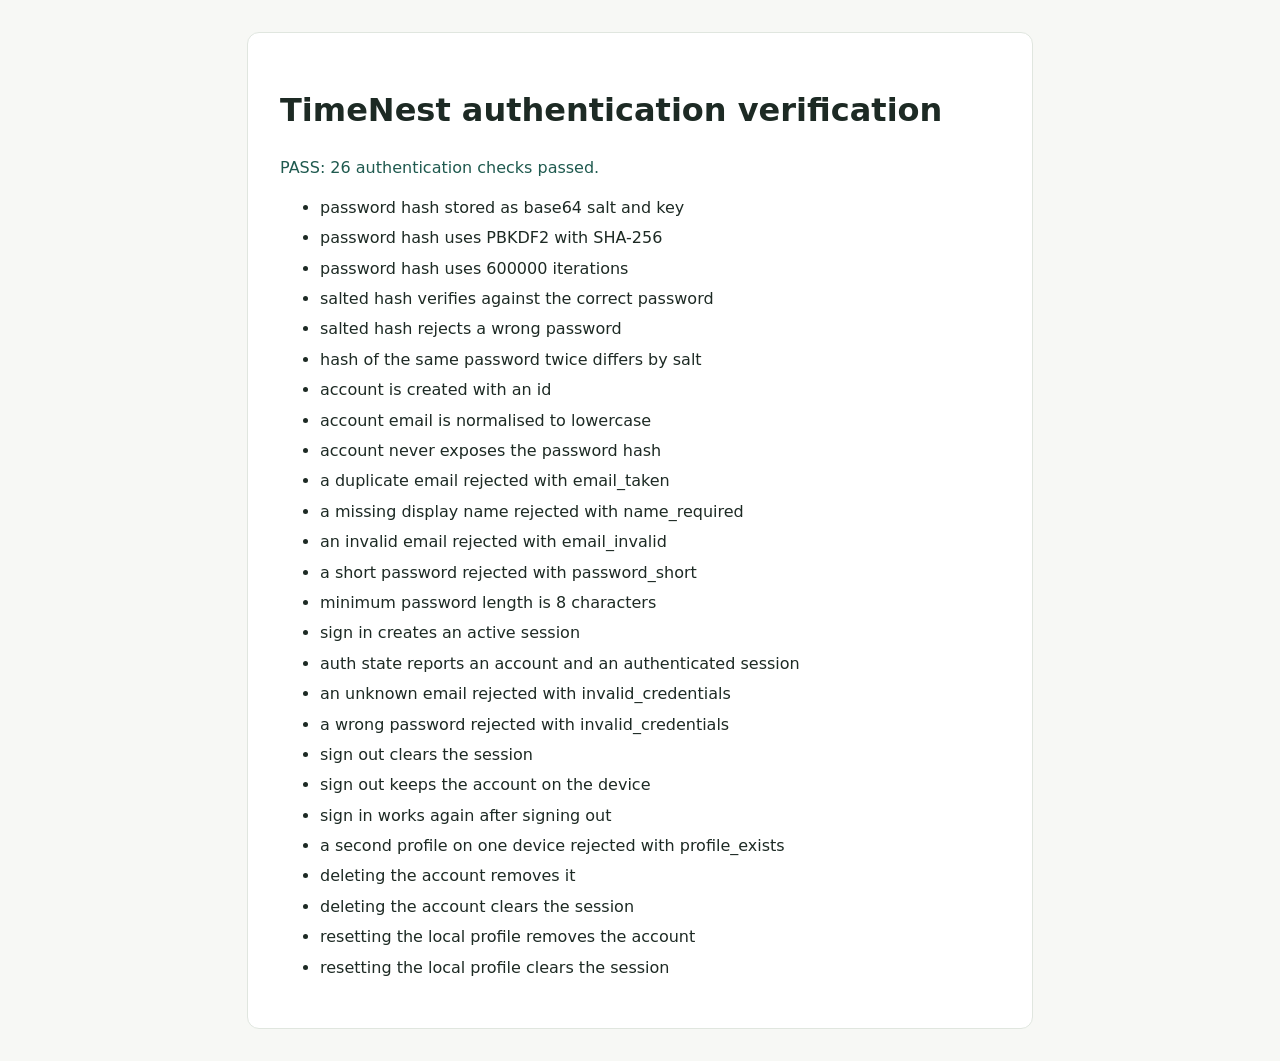
<file: tests/auth-verification.html>
<!doctype html>
<html lang="en">
<head>
  <meta charset="UTF-8">
  <meta name="viewport" content="width=device-width, initial-scale=1">
  <title>TimeNest authentication verification</title>
  <style>
    body { background: #f7f8f5; color: #1d2a24; font: 16px/1.5 system-ui, sans-serif; margin: 0; padding: 2rem; }
    main { background: #fff; border: 1px solid #e0e6df; border-radius: 12px; margin: auto; max-width: 720px; padding: 2rem; }
    .pass { color: #1f5a4f; } .fail { color: #b64d43; } li { margin-block: .4rem; } code { background: #eef1ec; border-radius: 4px; padding: .15rem .3rem; }
  </style>
</head>
<body>
  <main>
    <h1>TimeNest authentication verification</h1>
    <p id="status">Running account and session checks...</p>
    <ul id="results"></ul>
  </main>
  <script type="module">
    import {
      AuthError,
      MINIMUM_PASSWORD_LENGTH,
      createAccount,
      deleteAccount,
      getAuthState,
      getCurrentAccount,
      hashPassword,
      resetLocalProfile,
      signIn,
      signOut,
      verifyPassword
    } from '../js/services/auth-service.js';

    const status = document.querySelector('#status');
    const results = document.querySelector('#results');
    const checks = [];

    const check = (label, condition) => {
      if (!condition) throw new Error(`${label}: assertion failed`);
      checks.push(label);
    };

    const expectError = async (label, code, run) => {
      try {
        await run();
      } catch (error) {
        check(`${label} rejected with ${code}`, error instanceof AuthError && error.code === code);
        return;
      }
      throw new Error(`${label}: expected an error with code ${code}`);
    };

    const suffix = Date.now();
    const email = `verify-${suffix}@timenest.test`;
    const password = 'correct-horse-battery';
    let accountId = null;
    let createdProfile = false;

    try {
      const record = await hashPassword(password);
      check('password hash stored as base64 salt and key', Boolean(record.salt && record.passwordHash));
      check('password hash uses PBKDF2 with SHA-256', record.algorithm === 'PBKDF2' && record.hash === 'SHA-256');
      check('password hash uses 600000 iterations', record.iterations === 600000);
      check('salted hash verifies against the correct password', await verifyPassword(password, record) === true);
      check('salted hash rejects a wrong password', await verifyPassword('wrong-password', record) === false);
      check('hash of the same password twice differs by salt', (await hashPassword(password)).passwordHash !== record.passwordHash);

      const account = await createAccount({ displayName: 'Verification User', email, password });
      accountId = account.id;
      createdProfile = true;
      check('account is created with an id', Boolean(account.id));
      check('account email is normalised to lowercase', account.email === email);
      check('account never exposes the password hash', !('passwordHash' in account) && !('salt' in account));

      await expectError('a duplicate email', 'email_taken', () => createAccount({ displayName: 'Other', email, password }));
      await expectError('a missing display name', 'name_required', () => createAccount({ displayName: '  ', email: `x-${suffix}@timenest.test`, password }));
      await expectError('an invalid email', 'email_invalid', () => createAccount({ displayName: 'Other', email: 'not-an-email', password }));
      await expectError('a short password', 'password_short', () => createAccount({ displayName: 'Other', email: `y-${suffix}@timenest.test`, password: 'short' }));
      check('minimum password length is 8 characters', MINIMUM_PASSWORD_LENGTH === 8);

      await signIn({ email, password });
      const signedIn = await getCurrentAccount();
      check('sign in creates an active session', Boolean(signedIn && signedIn.id === accountId));

      let authState = await getAuthState();
      check('auth state reports an account and an authenticated session', authState.hasAccount === true && authState.isAuthenticated === true);

      await expectError('an unknown email', 'invalid_credentials', () => signIn({ email: `missing-${suffix}@timenest.test`, password }));
      await expectError('a wrong password', 'invalid_credentials', () => signIn({ email, password: 'definitely-wrong' }));

      await signOut();
      authState = await getAuthState();
      check('sign out clears the session', authState.isAuthenticated === false);
      check('sign out keeps the account on the device', authState.hasAccount === true);

      await signIn({ email, password });
      check('sign in works again after signing out', (await getCurrentAccount())?.id === accountId);

      await expectError('a second profile on one device', 'profile_exists', () => createAccount({ displayName: 'Second', email: `second-${suffix}@timenest.test`, password }));

      await deleteAccount(accountId);
      accountId = null;
      authState = await getAuthState();
      check('deleting the account removes it', authState.hasAccount === false);
      check('deleting the account clears the session', authState.isAuthenticated === false);

      const resetAccount = await createAccount({ displayName: 'Reset User', email: `reset-${suffix}@timenest.test`, password });
      accountId = resetAccount.id;
      await resetLocalProfile();
      accountId = null;
      authState = await getAuthState();
      check('resetting the local profile removes the account', authState.hasAccount === false);
      check('resetting the local profile clears the session', authState.isAuthenticated === false);
      createdProfile = false;

      status.className = 'pass';
      status.textContent = `PASS: ${checks.length} authentication checks passed.`;
      checks.forEach((label) => {
        const item = document.createElement('li');
        item.textContent = label;
        results.append(item);
      });
    } catch (error) {
      status.className = 'fail';
      status.textContent = `FAIL: ${error.message}`;
      const item = document.createElement('li');
      item.textContent = error.message;
      results.append(item);
      console.error(error);
    } finally {
      if (accountId) {
        try {
          await deleteAccount(accountId);
        } catch {
          // The verification record could not be cleaned up.
        }
      }
      if (createdProfile) {
        try {
          await resetLocalProfile();
        } catch {
          // The verification profile could not be cleaned up.
        }
      }
      await signOut().catch(() => {});
    }
  </script>
</body>
</html>
</file>
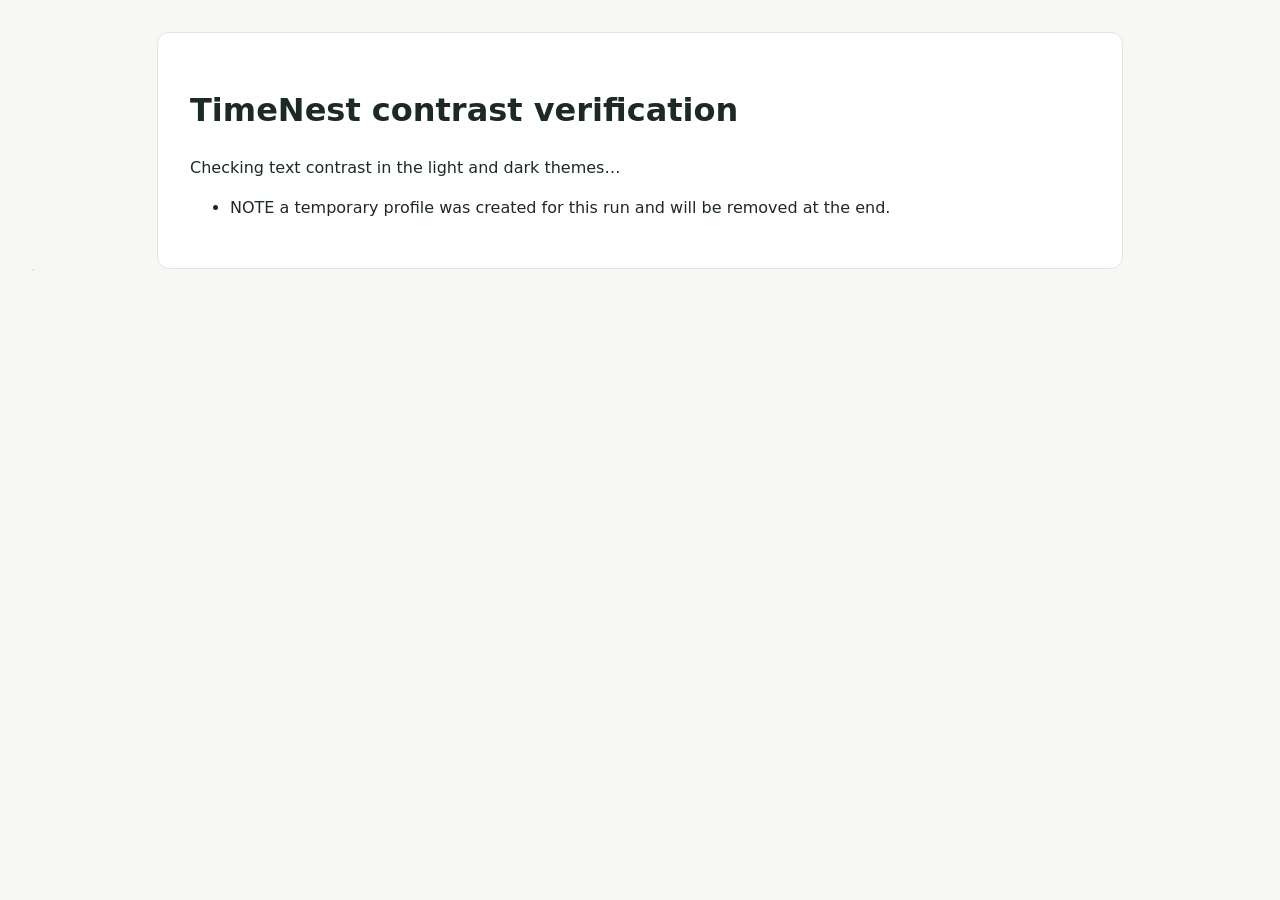
<file: tests/contrast-verification.html>
<!doctype html>
<html lang="en">
<head>
  <meta charset="UTF-8">
  <meta name="viewport" content="width=device-width, initial-scale=1">
  <title>TimeNest contrast verification</title>
  <style>
    body { background: #f7f8f5; color: #1d2a24; font: 16px/1.5 system-ui, sans-serif; margin: 0; padding: 2rem; }
    main { background: #fff; border: 1px solid #e0e6df; border-radius: 12px; margin: auto; max-width: 900px; padding: 2rem; }
    .pass { color: #1f5a4f; } .fail { color: #b64d43; } li { margin-block: .4rem; } code { background: #f1f4f0; border-radius: 4px; padding: .1rem .3rem; }
    #stage { border: 1px solid #e0e6df; height: 0; overflow: hidden; width: 0; }
    iframe { border: 0; height: 900px; width: 1280px; }
  </style>
</head>
<body>
  <main>
    <h1>TimeNest contrast verification</h1>
    <p id="status">Checking text contrast in the light and dark themes…</p>
    <ul id="results"></ul>
  </main>

  <div id="stage" aria-hidden="true"><iframe id="frame" title="contrast probe"></iframe></div>

  <script type="module">
    const status = document.querySelector('#status');
    const results = document.querySelector('#results');
    const frame = document.querySelector('#frame');

    const addResult = (message) => {
      const item = document.createElement('li');
      item.textContent = message;
      results.append(item);
    };

    const addFailure = (message) => {
      const item = document.createElement('li');
      item.className = 'fail';
      item.textContent = message;
      results.append(item);
    };

    const settle = (ms = 700) => new Promise((resolve) => setTimeout(resolve, ms));

    function loadFrame(url) {
      return new Promise((resolve) => {
        frame.addEventListener('load', () => resolve(), { once: true });
        // Clearing the source first forces a fresh document: navigating to a
        // URL that differs only by the hash would not reload the frame.
        frame.src = 'about:blank';
        requestAnimationFrame(() => { frame.src = url; });
      });
    }

    // Runs inside the iframe: every visible text node is compared against its
    // effective background, following WCAG 2.1 relative luminance.
    function auditFrame() {
      const doc = frame.contentDocument;
      const win = frame.contentWindow;

      const parse = (value) => {
        const match = value.match(/rgba?\(([^)]+)\)/);
        if (!match) return null;
        const parts = match[1].split(',').map((part) => parseFloat(part.trim()));
        return { r: parts[0], g: parts[1], b: parts[2], a: parts.length > 3 ? parts[3] : 1 };
      };

      const luminance = ({ r, g, b }) => {
        const channel = (value) => {
          const scaled = value / 255;
          return scaled <= 0.03928 ? scaled / 12.92 : ((scaled + 0.055) / 1.055) ** 2.4;
        };
        return 0.2126 * channel(r) + 0.7152 * channel(g) + 0.0722 * channel(b);
      };

      const effectiveBackground = (element) => {
        const layers = [];
        let node = element;
        while (node && node !== doc.documentElement) {
          const background = parse(win.getComputedStyle(node).backgroundColor);
          if (background) layers.push(background);
          if (background && background.a > 0.85) return background;
          node = node.parentElement;
        }
        let base = { r: 255, g: 255, b: 255, a: 1 };
        for (const layer of layers.reverse()) {
          base = {
            r: layer.r * layer.a + base.r * (1 - layer.a),
            g: layer.g * layer.a + base.g * (1 - layer.a),
            b: layer.b * layer.a + base.b * (1 - layer.a),
            a: 1
          };
        }
        return base;
      };

      const failures = [];
      const seen = new Set();
      const candidates = doc.querySelectorAll('p, a, label, button, h1, h2, h3, span, li, td, th, small, strong, em, div');

      for (const node of candidates) {
        if (!node.textContent.trim() || node.children.length > 0) continue;
        const style = win.getComputedStyle(node);
        if (style.visibility === 'hidden' || style.display === 'none') continue;
        if (parseFloat(style.opacity) < 0.5) continue;
        const rect = node.getBoundingClientRect();
        if (rect.width === 0 || rect.height === 0) continue;

        const foreground = parse(style.color);
        if (!foreground) continue;
        const background = effectiveBackground(node);

        const first = luminance(foreground);
        const second = luminance(background);
        const ratio = (Math.max(first, second) + 0.05) / (Math.min(first, second) + 0.05);

        const size = parseFloat(style.fontSize);
        const bold = parseInt(style.fontWeight, 10) >= 700;
        const large = size >= 24 || (size >= 18.66 && bold);
        const required = large ? 3 : 4.5;
        if (ratio >= required) continue;

        const key = `${node.tagName}.${node.className}|${node.textContent.trim().slice(0, 24)}`;
        if (seen.has(key)) continue;
        seen.add(key);
        failures.push({
          ratio: Number(ratio.toFixed(2)),
          required,
          size,
          selector: `${node.tagName.toLowerCase()}.${String(node.className || '-').split(' ')[0]}`,
          text: node.textContent.trim().slice(0, 40)
        });
      }

      return failures;
    }

    function applyTheme(theme) {
      frame.contentDocument.documentElement.dataset.theme = theme;
    }

    const THEMES = ['light', 'dark'];
    const ROUTES = ['#dashboard', '#reminders', '#diary', '#events', '#calendar', '#settings'];
    let failureCount = 0;
    let checkCount = 0;

    function check(label, failures) {
      checkCount += 1;
      if (failures.length === 0) {
        addResult(`PASS  ${label}`);
        return;
      }
      failureCount += 1;
      addFailure(`FAIL  ${label}`);
      for (const failure of failures) {
        addFailure(`      ${failure.selector} — ${failure.ratio}:1 (needs ${failure.required}) at ${failure.size}px — "${failure.text}"`);
      }
    }

    // The authentication service is imported from the app so the probe can sign
    // in, audit the protected screens, and clean up after itself.
    const auth = await import('../js/services/auth-service.js');
    const eventService = await import('../js/services/event-service.js');
    let temporaryAccount = false;
    let seededEventIds = [];

    try {
      if (await auth.hasAccount()) {
        addResult('NOTE  a profile already exists on this device, so the protected app screens were not audited.');
      } else {
        const account = await auth.createAccount({
          displayName: 'Contrast Probe',
          email: `contrast-probe-${Date.now()}@timenest.test`,
          password: 'Probe-Pass-2026'
        });
        await auth.startSession(account.id, { remember: false });
        temporaryAccount = true;
        addResult('NOTE  a temporary profile was created for this run and will be removed at the end.');
      }
    } catch (error) {
      addResult(`NOTE  could not prepare the probe account: ${error.message}`);
    }

    // Event cards only render when records exist, so a couple of probe events
    // are seeded to cover the card, pill, and muted text styles.
    try {
      const today = new Date().toISOString().slice(0, 10);
      const probeEvents = [
        await eventService.createEvent({
          title: 'Contrast probe event',
          date: today,
          time: '09:30',
          endTime: '11:00',
          category: 'Travel',
          location: 'Lisbon',
          notes: 'Checking contrast on the event card.'
        }),
        await eventService.createEvent({
          title: 'Contrast probe past event',
          date: '2020-01-05',
          category: 'Wellness'
        })
      ];
      seededEventIds = probeEvents.map((event) => event.id);
    } catch (error) {
      addResult(`NOTE  could not seed probe events: ${error.message}`);
    }

    try {
      for (const theme of THEMES) {
        await loadFrame('../login.html');
        await settle();
        // The "forgot your password" block only shows once a profile exists, so
        // it is revealed here to cover that state as well.
        const resetBlock = frame.contentDocument.querySelector('#auth-reset-block');
        if (resetBlock) resetBlock.hidden = false;
        applyTheme(theme);
        await settle(200);
        check(`login.html (${theme})`, auditFrame());

        await loadFrame('../signup.html');
        await settle();
        applyTheme(theme);
        await settle(200);
        check(`signup.html (${theme})`, auditFrame());

        for (const route of ROUTES) {
          await loadFrame(`../index.html${route}`);
          await settle(900);
          applyTheme(theme);
          await settle(300);
          check(`index.html ${route} (${theme})`, auditFrame());
        }
      }
    } catch (error) {
      failureCount += 1;
      addFailure(`FAIL  the audit could not finish: ${error.message}`);
    }

    for (const id of seededEventIds) {
      try {
        await eventService.deleteEvent(id);
      } catch (error) {
        addFailure(`FAIL  the probe event ${id} could not be removed: ${error.message}`);
      }
    }

    if (temporaryAccount) {
      try {
        await auth.resetLocalProfile();
        addResult('NOTE  the temporary profile was removed.');
      } catch (error) {
        addFailure(`FAIL  the temporary profile could not be removed: ${error.message}`);
      }
    }

    if (failureCount === 0) {
      status.className = 'pass';
      status.textContent = `PASS: ${checkCount} contrast checks passed across the light and dark themes.`;
    } else {
      status.className = 'fail';
      status.textContent = `FAIL: ${failureCount} of ${checkCount} contrast checks failed.`;
    }
  </script>
</body>
</html>
</file>
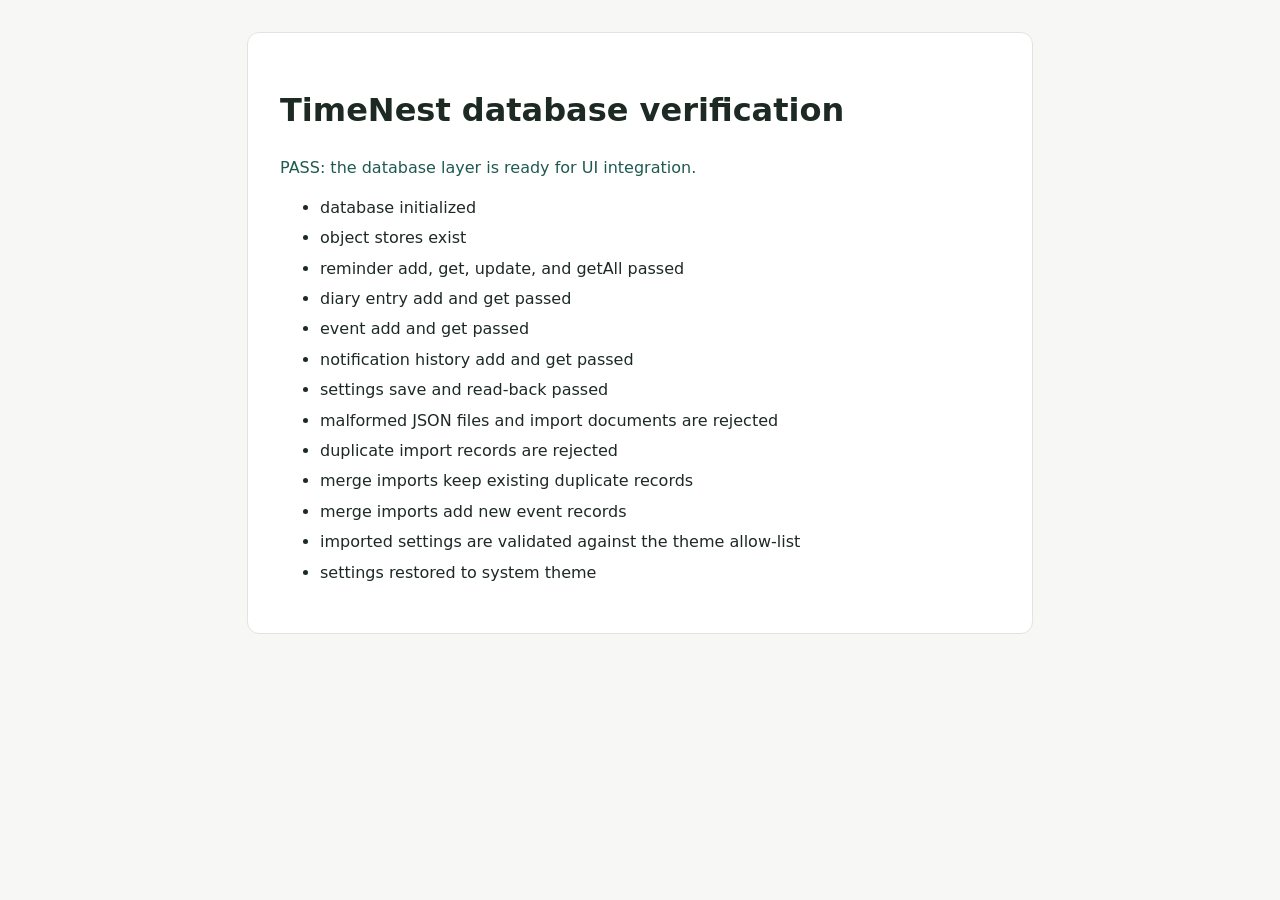
<file: tests/database-verification.html>
<!doctype html>
<html lang="en">
<head>
  <meta charset="UTF-8">
  <meta name="viewport" content="width=device-width, initial-scale=1">
  <title>TimeNest database verification</title>
  <style>
    body { background: #f7f8f5; color: #1d2a24; font: 16px/1.5 system-ui, sans-serif; margin: 0; padding: 2rem; }
    main { background: #fff; border: 1px solid #e0e6df; border-radius: 12px; margin: auto; max-width: 720px; padding: 2rem; }
    .pass { color: #1f5a4f; }
    .fail { color: #b64d43; }
    li { margin-block: 0.4rem; }
    code { background: #eef1ec; border-radius: 4px; padding: 0.15rem 0.3rem; }
  </style>
</head>
<body>
  <main>
    <h1>TimeNest database verification</h1>
    <p id="status">Running IndexedDB checks...</p>
    <ul id="results"></ul>
  </main>
  <script type="module">
    import { verifyDatabase } from '../js/data/verification.js';

    const status = document.querySelector('#status');
    const results = document.querySelector('#results');

    try {
      const report = await verifyDatabase();
      status.className = 'pass';
      status.textContent = 'PASS: the database layer is ready for UI integration.';
      report.assertions.forEach((assertion) => {
        const item = document.createElement('li');
        item.textContent = assertion;
        results.append(item);
      });
    } catch (error) {
      status.className = 'fail';
      status.textContent = `FAIL: ${error.message}`;
      console.error(error);
    }
  </script>
</body>
</html>
</file>
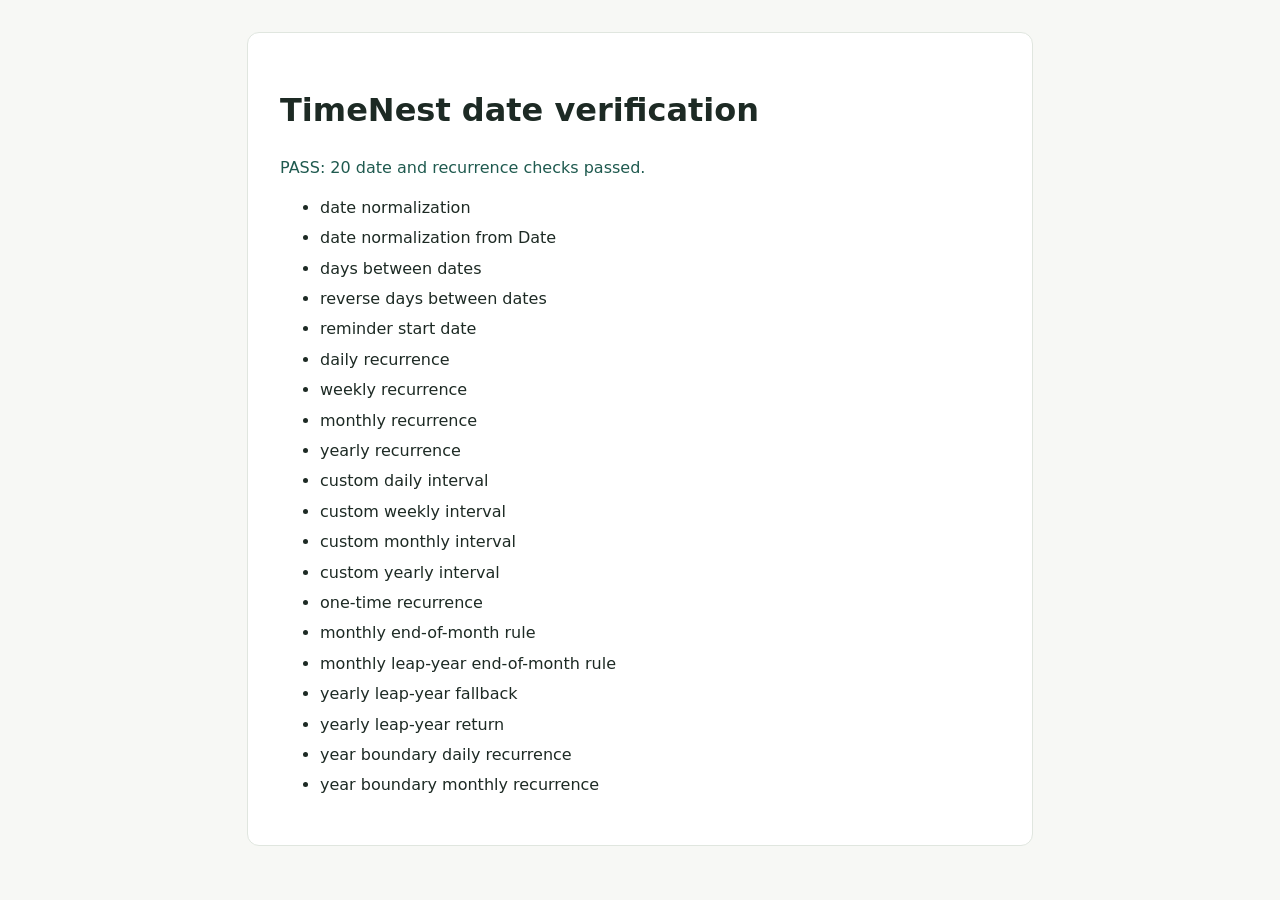
<file: tests/date-verification.html>
<!doctype html>
<html lang="en">
<head>
  <meta charset="UTF-8">
  <meta name="viewport" content="width=device-width, initial-scale=1">
  <title>TimeNest date verification</title>
  <style>
    body { background: #f7f8f5; color: #1d2a24; font: 16px/1.5 system-ui, sans-serif; margin: 0; padding: 2rem; }
    main { background: #fff; border: 1px solid #e0e6df; border-radius: 12px; margin: auto; max-width: 720px; padding: 2rem; }
    .pass { color: #1f5a4f; }
    .fail { color: #b64d43; }
    li { margin-block: 0.4rem; }
  </style>
</head>
<body>
  <main>
    <h1>TimeNest date verification</h1>
    <p id="status">Running date and recurrence checks...</p>
    <ul id="results"></ul>
  </main>
  <script type="module">
    import { runDateVerification } from '../js/services/date-verification.js';

    const status = document.querySelector('#status');
    const results = document.querySelector('#results');

    try {
      const report = runDateVerification();
      status.className = 'pass';
      status.textContent = `PASS: ${report.checks.length} date and recurrence checks passed.`;
      report.checks.forEach((check) => {
        const item = document.createElement('li');
        item.textContent = check;
        results.append(item);
      });
    } catch (error) {
      status.className = 'fail';
      status.textContent = `FAIL: ${error.message}`;
      console.error(error);
    }
  </script>
</body>
</html>
</file>
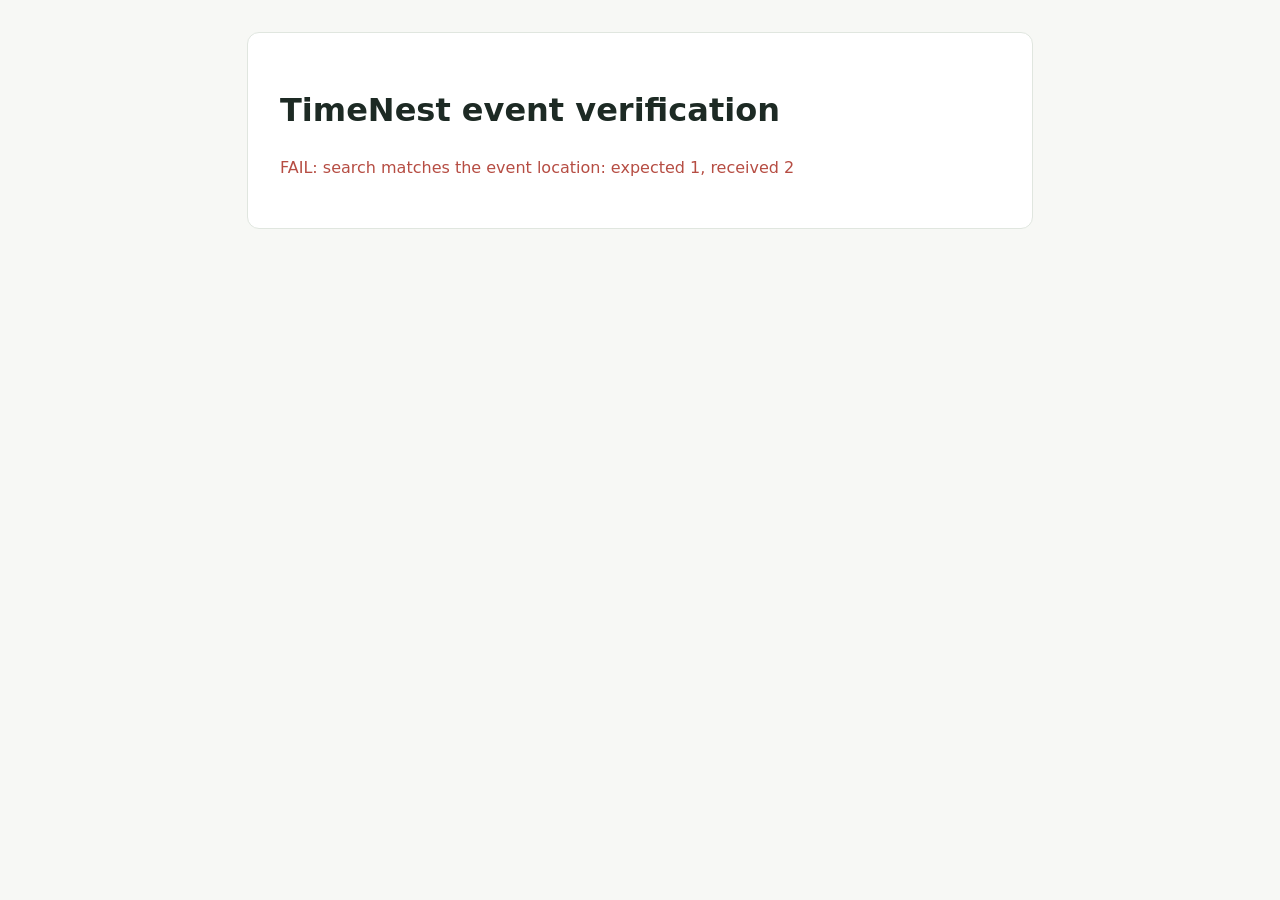
<file: tests/event-verification.html>
<!doctype html>
<html lang="en">
<head>
  <meta charset="UTF-8">
  <meta name="viewport" content="width=device-width, initial-scale=1">
  <title>TimeNest event verification</title>
  <style>
    body { background: #f7f8f5; color: #1d2a24; font: 16px/1.5 system-ui, sans-serif; margin: 0; padding: 2rem; }
    main { background: #fff; border: 1px solid #e0e6df; border-radius: 12px; margin: auto; max-width: 720px; padding: 2rem; }
    .pass { color: #1f5a4f; }
    .fail { color: #b64d43; }
    li { margin-block: 0.4rem; }
    code { background: #eef1ec; border-radius: 4px; padding: 0.15rem 0.3rem; }
  </style>
</head>
<body>
  <main>
    <h1>TimeNest event verification</h1>
    <p id="status">Running event checks...</p>
    <ul id="results"></ul>
  </main>
  <script type="module">
    import { runEventVerification } from '../js/services/event-verification.js';

    const status = document.querySelector('#status');
    const results = document.querySelector('#results');

    try {
      const report = await runEventVerification();
      status.className = 'pass';
      status.textContent = `PASS: ${report.checks.length} event checks passed.`;
      report.checks.forEach((check) => {
        const item = document.createElement('li');
        item.textContent = check;
        results.append(item);
      });
    } catch (error) {
      status.className = 'fail';
      status.textContent = `FAIL: ${error.message}`;
      console.error(error);
    }
  </script>
</body>
</html>
</file>
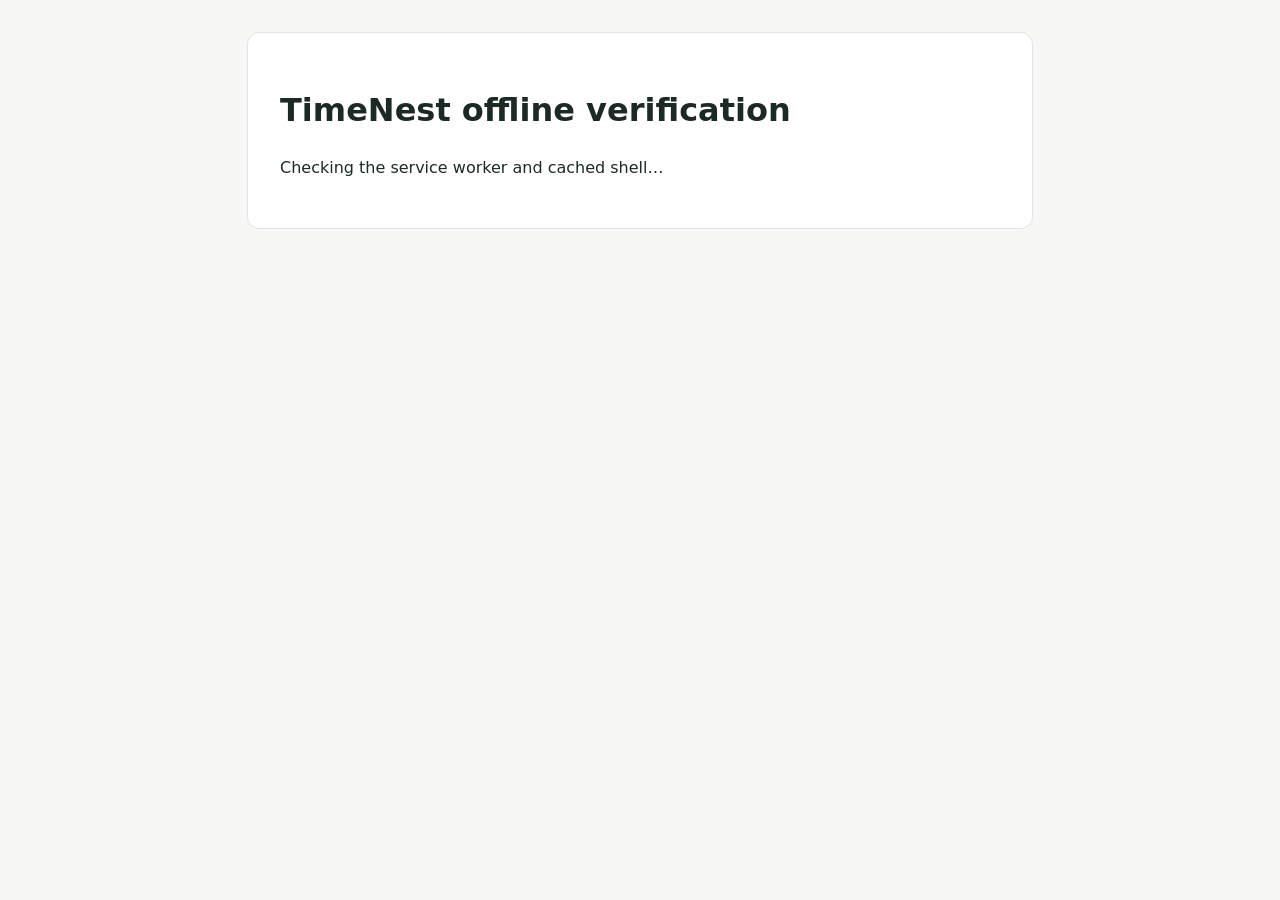
<file: tests/offline-verification.html>
<!doctype html>
<html lang="en">
<head>
  <meta charset="UTF-8">
  <meta name="viewport" content="width=device-width, initial-scale=1">
  <title>TimeNest offline verification</title>
  <style>
    body { background: #f7f8f5; color: #1d2a24; font: 16px/1.5 system-ui, sans-serif; margin: 0; padding: 2rem; }
    main { background: #fff; border: 1px solid #e0e6df; border-radius: 12px; margin: auto; max-width: 720px; padding: 2rem; }
    .pass { color: #1f5a4f; } .fail { color: #b64d43; } li { margin-block: .4rem; } button { background: #2d7567; border: 0; border-radius: 7px; color: #fff; cursor: pointer; font: inherit; padding: .65rem 1rem; }
  </style>
</head>
<body>
  <main>
    <h1>TimeNest offline verification</h1>
    <p id="status">Checking the service worker and cached shell…</p>
    <ul id="results"></ul>
    <button id="reload-offline" type="button" hidden>Reload while offline</button>
  </main>
  <script type="module">
    const status = document.querySelector('#status');
    const results = document.querySelector('#results');
    const reloadButton = document.querySelector('#reload-offline');
    const addResult = (message) => { const item = document.createElement('li'); item.textContent = message; results.append(item); };

    try {
      if (!('serviceWorker' in navigator)) throw new Error('Service workers are not supported by this browser.');
      const registration = await navigator.serviceWorker.ready;
      if (!navigator.serviceWorker.controller) throw new Error('Reload this page once so the active service worker controls it.');
      addResult(`Active service worker: ${registration.active.scriptURL}`);
      const shell = await caches.match(new URL('../index.html', window.location.href));
      if (!shell) throw new Error('The cached app shell was not found. Open the app online, then reload this page.');
      addResult('Cached index.html found.');
      const required = [
        '../js/app.js?v=8',
        '../css/base.css?v=2',
        '../manifest.webmanifest',
        '../login.html',
        '../signup.html',
        '../css/auth.css?v=2',
        '../js/services/auth-service.js',
        '../js/pages/auth-page.js?v=2',
        '../js/pages/login-entry.js?v=2',
        '../js/pages/signup-entry.js?v=2'
      ];
      for (const path of required) {
        if (!await caches.match(new URL(path, window.location.href))) throw new Error(`Missing cached shell asset: ${path}`);
      }
      addResult('Required JavaScript, CSS, and manifest assets are cached.');
      addResult('The sign-in and sign-up pages are cached, so authentication works offline.');

      // Every asset the pages actually request must be precached, otherwise the
      // first offline load would fall back to the network and fail.
      const cacheNames = await caches.keys();
      const shellCache = await caches.open(cacheNames.find((name) => name.startsWith('timenest-')));
      const cachedUrls = new Set((await shellCache.keys()).map((request) => {
        const url = new URL(request.url);
        return url.pathname + url.search;
      }));

      const referenced = new Set();
      const importPattern = /(?:from|import)\s+['"]([^'"]+)['"]/g;
      for (const page of ['../index.html', '../login.html', '../signup.html']) {
        const html = await (await fetch(page)).text();
        for (const match of html.matchAll(/(?:href|src)="([^"]+)"/g)) {
          const target = match[1];
          if (!target.startsWith('css/') && !target.startsWith('js/')) continue;
          referenced.add('/' + target);
          if (!target.startsWith('js/')) continue;
          const source = await (await fetch('/' + target)).text();
          const base = '/' + target.slice(0, target.lastIndexOf('/') + 1);
          for (const specifier of source.matchAll(importPattern)) {
            if (!specifier[1].startsWith('.')) continue;
            const resolved = new URL(specifier[1], 'http://probe' + base);
            referenced.add(resolved.pathname + resolved.search);
          }
        }
      }

      const missing = [...referenced].filter((url) => !cachedUrls.has(url)).sort();
      if (missing.length > 0) throw new Error(`Assets referenced by the pages but not precached: ${missing.join(', ')}`);
      addResult(`All ${referenced.size} assets referenced by the pages are precached.`);

      // Visiting another page must not replace the cached app shell: a
      // navigation is cached under its own URL, never over the shell.
      const loginPage = await (await fetch('../login.html')).text();
      const shellBody = await (await caches.match(new URL('../index.html', window.location.href))).text();
      if (shellBody.includes('id="auth-form"')) {
        throw new Error('The cached app shell was replaced by the sign-in page. Navigations must not overwrite the shell.');
      }
      if (!loginPage.includes('id="auth-form"')) throw new Error('The sign-in page did not load as expected.');
      addResult('The cached app shell survives a visit to the sign-in page.');

      status.className = 'pass';
      status.textContent = 'PASS: the TimeNest shell is cached and ready for an offline reload.';
      reloadButton.hidden = false;
      reloadButton.addEventListener('click', () => window.location.reload());
    } catch (error) {
      status.className = 'fail';
      status.textContent = `FAIL: ${error.message}`;
    }
  </script>
</body>
</html>
</file>
<file: css/variables.css>
:root {
  color-scheme: light;
  --color-canvas: #f7f8f5;
  --color-surface: #ffffff;
  --color-surface-soft: #eef1ec;
  --color-surface-raised: #ffffff;
  --color-surface-inset: #f1f4f0;
  --color-ink: #1d2a24;
  --color-ink-muted: #5f6862;
  --color-ink-faint: #9ca69f;
  --color-line: #e0e6df;
  --color-line-strong: #c4cec6;
  --color-accent: #2d7567;
  --color-accent-dark: #1f5a4f;
  --color-accent-soft: #dceee8;
  --color-coral: #b85c3d;
  --color-coral-soft: #f8e4dc;
  --color-yellow: #8a6214;
  --color-yellow-soft: #fff0cf;
  --color-success: #2d7567;
  --color-success-soft: #dceee8;
  --color-danger: #b64d43;
  --color-danger-soft: #f9e0dd;
  --color-info: #3e6890;
  --color-info-soft: #e2edf7;
  --color-on-accent: #ffffff;
  --color-on-coral: #ffffff;
  --color-on-danger: #ffffff;
  --color-shadow: rgba(29, 42, 36, 0.06);
  --font-display: Georgia, 'Times New Roman', serif;
  --font-body: 'Segoe UI', Tahoma, sans-serif;
  --text-xs: 0.72rem;
  --text-sm: 0.82rem;
  --text-md: 0.95rem;
  --text-lg: 1.15rem;
  --text-xl: 1.45rem;
  --text-2xl: 1.9rem;
  --text-3xl: clamp(2rem, 4vw, 3.7rem);
  --leading-tight: 1.1;
  --leading-normal: 1.5;
  --leading-relaxed: 1.7;
  --sidebar-width: 256px;
  --content-max: 1440px;
  --radius-sm: 8px;
  --radius-md: 14px;
  --radius-lg: 22px;
  --border-thin: 1px solid var(--color-line);
  --border-strong: 1px solid var(--color-line-strong);
  --shadow-sm: 0 4px 14px var(--color-shadow);
  --shadow-md: 0 14px 34px rgba(29, 42, 36, 0.12);
  --space-1: 0.25rem;
  --space-2: 0.5rem;
  --space-3: 0.75rem;
  --space-4: 1rem;
  --space-5: 1.25rem;
  --space-6: 1.5rem;
  --space-8: 2rem;
  --space-10: 2.5rem;
  --space-12: 3rem;
  --space-16: 4rem;
  --space-20: 5rem;
}

[data-theme="dark"] {
  color-scheme: dark;
  --color-canvas: #17201c;
  --color-surface: #202b26;
  --color-surface-soft: #293630;
  --color-surface-raised: #2a3731;
  --color-surface-inset: #18231e;
  --color-ink: #f2f6f1;
  --color-ink-muted: #b8c3bb;
  --color-ink-faint: #87958b;
  --color-line: #36443c;
  --color-line-strong: #536259;
  --color-accent: #2d7567;
  --color-accent-dark: #78c5ae;
  --color-accent-soft: #24483f;
  --color-coral: #ed9277;
  --color-coral-soft: #4c302b;
  --color-yellow: #e5b75f;
  --color-yellow-soft: #493b22;
  --color-success: #78c5ae;
  --color-success-soft: #24483f;
  --color-danger: #f08e83;
  --color-danger-soft: #4c2d2b;
  --color-info: #8db9e0;
  --color-info-soft: #293e52;
  --color-on-accent: #ffffff;
  --color-on-coral: #1d2a24;
  --color-on-danger: #1d2a24;
  --color-shadow: rgba(0, 0, 0, 0.2);
}

@media (prefers-color-scheme: dark) {
  :root:not([data-theme="light"]) {
    color-scheme: dark;
    --color-canvas: #17201c;
    --color-surface: #202b26;
    --color-surface-soft: #293630;
    --color-surface-raised: #2a3731;
    --color-surface-inset: #18231e;
    --color-ink: #f2f6f1;
    --color-ink-muted: #b8c3bb;
    --color-ink-faint: #87958b;
    --color-line: #36443c;
    --color-line-strong: #536259;
    --color-accent: #2d7567;
    --color-accent-dark: #78c5ae;
    --color-accent-soft: #24483f;
    --color-coral: #ed9277;
    --color-coral-soft: #4c302b;
    --color-yellow: #e5b75f;
    --color-yellow-soft: #493b22;
    --color-success: #78c5ae;
    --color-success-soft: #24483f;
    --color-danger: #f08e83;
    --color-danger-soft: #4c2d2b;
    --color-info: #8db9e0;
    --color-info-soft: #293e52;
    --color-on-accent: #ffffff;
    --color-on-coral: #1d2a24;
    --color-on-danger: #1d2a24;
    --color-shadow: rgba(0, 0, 0, 0.2);
  }
}
</file>
<file: css/base.css>
body {
  background: var(--color-canvas);
  color: var(--color-ink);
  font-family: var(--font-body);
  line-height: var(--leading-normal);
  transition: background-color 180ms ease, color 180ms ease;
}

[hidden] {
  display: none !important;
}

h1,
h2,
h3 {
  letter-spacing: 0;
}

h1,
h2 {
  font-family: var(--font-display);
  font-weight: 500;
}

h1 {
  font-size: var(--text-3xl);
  line-height: var(--leading-tight);
  max-width: 760px;
}

h2 {
  font-size: var(--text-xl);
  line-height: var(--leading-tight);
}

h3 {
  font-size: var(--text-lg);
  line-height: 1.3;
}

p {
  color: var(--color-ink-muted);
}

small {
  font-size: var(--text-xs);
}

input,
textarea,
select {
  color: var(--color-ink);
}

:focus-visible {
  outline: 3px solid var(--color-coral);
  outline-offset: 3px;
}

::selection {
  background: var(--color-accent-soft);
  color: var(--color-ink);
}
</file>
<file: css/layout.css>
.app-shell {
  display: grid;
  grid-template-columns: var(--sidebar-width) minmax(0, 1fr);
  min-height: 100vh;
}

.sidebar {
  background: #510913;
  color: #f8faf5;
  display: flex;
  flex-direction: column;
  height: 100vh;
  overflow: auto;
  padding: var(--space-8) var(--space-5) var(--space-5);
  position: sticky;
  top: 0;
  z-index: 2;
}

.sidebar__topline {
  align-items: flex-start;
  display: flex;
  justify-content: space-between;
}

.main-content {
  max-width: calc(var(--content-max) + var(--space-12) * 2);
  min-width: 0;
  padding: var(--space-12) clamp(var(--space-6), 5vw, var(--space-12));
}

.page-header {
  align-items: flex-end;
  display: flex;
  gap: var(--space-8);
  justify-content: space-between;
  margin-bottom: var(--space-10);
}

.page-header__summary {
  font-size: 1.05rem;
  margin-top: var(--space-4);
  max-width: 620px;
}

.page-header__actions {
  align-items: center;
  display: flex;
  flex-shrink: 0;
  gap: var(--space-3);
}

.stats-grid {
  display: grid;
  gap: var(--space-4);
  grid-template-columns: repeat(4, minmax(0, 1fr));
  margin-bottom: var(--space-6);
}

.dashboard-grid {
  display: grid;
  gap: var(--space-6);
  grid-template-columns: minmax(0, 1.35fr) minmax(280px, 0.65fr);
}

.content-panel {
  background: var(--color-surface);
  border: 1px solid var(--color-line);
  border-radius: var(--radius-md);
  box-shadow: 0 12px 30px var(--color-shadow);
  min-width: 0;
  padding: var(--space-6);
}

.content-panel--wide {
  min-height: 390px;
}

.history-panel {
  margin-top: var(--space-6);
}

.mobile-header {
  display: none;
}

.sidebar-backdrop {
  display: none;
}
</file>
<file: css/components.css>
.brand {
  align-items: center;
  display: flex;
  gap: var(--space-3);
  min-height: 44px;
}

.brand > span:last-child {
  display: flex;
  flex-direction: column;
  gap: 2px;
}

.brand strong {
  color: #ffffff;
  font-size: 1.15rem;
  letter-spacing: 0.01em;
}

.brand small {
  color: #9aa9a1;
  font-size: 0.68rem;
}

.brand-mark {
  align-items: center;
  background: var(--color-coral);
  border-radius: 10px;
  color: var(--color-on-coral);
  display: inline-flex;
  font-size: 0.7rem;
  font-weight: 800;
  height: 36px;
  justify-content: center;
  letter-spacing: 0.08em;
  width: 36px;
}

.icon-button {
  align-items: center;
  background: transparent;
  border-radius: var(--radius-sm);
  color: inherit;
  display: inline-flex;
  font-size: 1.5rem;
  height: 44px;
  justify-content: center;
  width: 44px;
}

.icon-button:hover {
  background: rgba(255, 255, 255, 0.09);
}

.sidebar__close {
  display: none;
}

.primary-nav {
  margin-top: var(--space-12);
}

.nav-label {
  color: #8a9990;
  font-size: 0.68rem;
  font-weight: 700;
  letter-spacing: 0.13em;
  text-transform: uppercase;
}

.nav-label--spaced {
  margin-top: var(--space-8);
}

.nav-link {
  align-items: center;
  border-radius: var(--radius-sm);
  color: #acb8b1;
  display: flex;
  font-size: 0.92rem;
  gap: var(--space-3);
  margin-top: var(--space-2);
  min-height: 44px;
  padding: 0.72rem var(--space-3);
  transition: background 160ms ease, color 160ms ease;
}

.nav-link:hover,
.nav-link.is-active {
  background: rgba(255, 255, 255, 0.1);
  color: #ffffff;
}

.nav-link.is-active {
  box-shadow: inset 3px 0 var(--color-coral);
}

.nav-link__icon {
  color: #ed9277;
  font-size: 1.1rem;
  text-align: center;
  width: 20px;
}

.sidebar__footer {
  margin-top: auto;
}

.privacy-note {
  background: rgba(255, 255, 255, 0.07);
  border: 1px solid rgba(255, 255, 255, 0.08);
  border-radius: var(--radius-sm);
  display: flex;
  gap: var(--space-3);
  padding: var(--space-3);
}

.privacy-note__icon {
  color: #e2a37d;
  font-size: 1.15rem;
}

.privacy-note strong {
  color: #eef4ef;
  display: block;
  font-size: 0.72rem;
}

.privacy-note p {
  color: #97a79d;
  font-size: 0.7rem;
  line-height: 1.35;
  margin-top: 3px;
}

.sidebar__version {
  color: #8d9b93;
  display: block;
  font-size: 0.68rem;
  margin-top: var(--space-6);
  text-align: center;
}

.eyebrow {
  color: var(--color-accent-dark);
  font-size: 0.7rem;
  font-weight: 800;
  letter-spacing: 0.14em;
  margin-bottom: var(--space-3);
  text-transform: uppercase;
}

.button {
  align-items: center;
  border-radius: var(--radius-sm);
  display: inline-flex;
  font-size: var(--text-sm);
  font-weight: 700;
  gap: var(--space-2);
  justify-content: center;
  min-height: 44px;
  padding: 0.65rem 1rem;
  transition: background 160ms ease, border-color 160ms ease, transform 160ms ease;
}

.button:hover {
  transform: translateY(-1px);
}

.button--primary {
  background: var(--color-accent);
  color: var(--color-on-accent);
}

.button--primary:hover {
  background: var(--color-accent-dark);
}

.button--secondary {
  background: var(--color-surface);
  border: var(--border-thin);
  color: var(--color-ink);
}

.button--secondary:hover {
  border-color: var(--color-accent);
  color: var(--color-accent-dark);
}

.button--ghost {
  background: transparent;
  color: var(--color-accent-dark);
  padding-inline: 0;
}

.button--danger {
  background: var(--color-danger);
  color: var(--color-on-danger);
}

.button--danger:hover {
  filter: brightness(0.92);
}

.button:disabled:hover {
  transform: none;
}

.status {
  align-items: center;
  border-radius: 999px;
  display: inline-flex;
  font-size: var(--text-xs);
  font-weight: 800;
  gap: var(--space-2);
  line-height: 1;
  padding: 0.45rem 0.65rem;
}

.status::before {
  background: currentColor;
  border-radius: 50%;
  content: '';
  height: 0.42rem;
  width: 0.42rem;
}

.status--upcoming {
  background: var(--color-info-soft);
  color: var(--color-info);
}

.status--success {
  background: var(--color-success-soft);
  color: var(--color-success);
}

.status--warning {
  background: var(--color-yellow-soft);
  color: var(--color-yellow);
}

.status--danger {
  background: var(--color-danger-soft);
  color: var(--color-danger);
}

.modal-backdrop {
  align-items: center;
  background: rgba(18, 29, 24, 0.58);
  display: none;
  inset: 0;
  justify-content: center;
  padding: var(--space-4);
  position: fixed;
  z-index: 50;
}

.modal-backdrop.is-visible {
  display: flex;
}

.modal {
  background: var(--color-surface-raised);
  border: var(--border-thin);
  border-radius: var(--radius-md);
  box-shadow: var(--shadow-md);
  max-height: min(720px, calc(100vh - 2rem));
  max-width: 560px;
  overflow: auto;
  padding: var(--space-6);
  width: 100%;
}

.modal__header,
.modal__footer {
  align-items: center;
  display: flex;
  gap: var(--space-3);
  justify-content: space-between;
}

.modal__header {
  border-bottom: var(--border-thin);
  padding-bottom: var(--space-4);
}

.modal__body {
  padding: var(--space-6) 0;
}

.modal__footer {
  justify-content: flex-end;
}

.toast-region {
  bottom: var(--space-5);
  display: flex;
  flex-direction: column;
  gap: var(--space-3);
  pointer-events: none;
  position: fixed;
  right: var(--space-5);
  z-index: 60;
}

.connection-status,
.update-notice {
  align-items: center;
  background: var(--color-ink);
  border: 1px solid var(--color-line);
  border-radius: 999px;
  box-shadow: var(--shadow-sm);
  color: var(--color-canvas);
  display: flex;
  font-size: var(--text-sm);
  gap: var(--space-2);
  padding: var(--space-2) var(--space-3);
  position: fixed;
  right: var(--space-5);
  z-index: 70;
}

.connection-status { bottom: var(--space-5); }
.update-notice { bottom: calc(var(--space-5) + 3.3rem); }
.connection-status__dot { background: var(--color-yellow); border-radius: 50%; height: 0.55rem; width: 0.55rem; }
.update-notice .button { min-height: 44px; padding: 0.45rem 0.7rem; }

.toast {
  background: var(--color-ink);
  border: var(--border-thin);
  border-radius: var(--radius-sm);
  box-shadow: var(--shadow-md);
  color: var(--color-canvas);
  font-size: var(--text-sm);
  max-width: min(360px, calc(100vw - 2rem));
  padding: var(--space-3) var(--space-4);
  pointer-events: auto;
}

.toast--success {
  border-left: 4px solid var(--color-success);
}

.toast--warning {
  border-left: 4px solid var(--color-yellow);
}

.toast--error {
  border-left: 4px solid var(--color-danger);
}

.text-link {
  align-items: center;
  color: var(--color-accent-dark);
  display: inline-flex;
  font-size: 0.8rem;
  font-weight: 700;
  min-height: 44px;
  white-space: nowrap;
}

.text-link:hover {
  color: var(--color-coral);
}

.panel-heading {
  align-items: flex-start;
  display: flex;
  justify-content: space-between;
}

.panel-heading .eyebrow {
  margin-bottom: var(--space-2);
}

.panel-meta {
  color: var(--color-ink-muted);
  font-size: 0.8rem;
}
</file>
<file: css/forms.css>
button:disabled {
  cursor: not-allowed;
  opacity: 0.55;
}

button,
a {
  touch-action: manipulation;
}

.form-field {
  display: flex;
  flex-direction: column;
  gap: var(--space-2);
}

.form-field + .form-field {
  margin-top: var(--space-4);
}

.form-label {
  color: var(--color-ink);
  font-size: var(--text-sm);
  font-weight: 700;
}

.form-hint {
  color: var(--color-ink-muted);
  font-size: var(--text-xs);
}

.form-control {
  background: var(--color-surface);
  border: var(--border-thin);
  border-radius: var(--radius-sm);
  min-height: 44px;
  padding: 0.65rem 0.75rem;
  width: 100%;
}

textarea.form-control {
  min-height: 120px;
  resize: vertical;
}

.form-control:hover {
  border-color: var(--color-line-strong);
}

.form-control:focus {
  border-color: var(--color-accent);
  outline: 3px solid var(--color-accent-soft);
  outline-offset: 0;
}

.form-control[aria-invalid="true"] {
  border-color: var(--color-danger);
}

.form-error {
  color: var(--color-danger);
  font-size: var(--text-xs);
  font-weight: 700;
}
</file>
<file: css/dashboard.css>
.stat-card {
  background: var(--color-surface);
  border: 1px solid var(--color-line);
  border-radius: var(--radius-md);
  min-height: 148px;
  padding: var(--space-5);
}

.stat-card--accent {
  background: var(--color-accent);
  border-color: var(--color-accent);
  color: #fff;
}

.overdue-panel {
  margin-top: var(--space-6);
}

.events-panel {
  margin-top: var(--space-6);
}

.dashboard-list {
  display: grid;
  gap: var(--space-2);
  margin-top: var(--space-5);
}

.dashboard-list .empty-state {
  min-height: 230px;
}

.dashboard-row {
  align-items: center;
  background: var(--color-surface-inset);
  border-radius: var(--radius-sm);
  display: grid;
  gap: var(--space-4);
  grid-template-columns: minmax(0, 1fr) auto auto;
  padding: var(--space-3) var(--space-4);
}

.dashboard-row > div {
  display: flex;
  flex-direction: column;
  min-width: 0;
}

.dashboard-row strong,
.dashboard-row span,
.dashboard-row time {
  overflow: hidden;
  text-overflow: ellipsis;
  white-space: nowrap;
}

.dashboard-row span,
.dashboard-row time {
  color: var(--color-ink-muted);
  font-size: var(--text-xs);
}

.dashboard-row time {
  font-weight: 700;
}

.dashboard-row--diary {
  grid-template-columns: minmax(0, 1fr) auto;
}

.dashboard-row--event {
  grid-template-columns: minmax(0, 1fr) auto;
}
.stat-card--warning {
  background: var(--color-yellow-soft);
  border-color: #f0dcae;
}

.stat-card__header {
  align-items: center;
  display: flex;
  justify-content: space-between;
}

.stat-card__label {
  color: var(--color-ink-muted);
  font-size: 0.76rem;
  font-weight: 700;
  letter-spacing: 0.04em;
}

.stat-card--accent .stat-card__label,
.stat-card--accent p {
  color: #ffffff;
}

.stat-card__icon {
  align-items: center;
  background: var(--color-surface-soft);
  border-radius: 50%;
  color: var(--color-accent-dark);
  display: inline-flex;
  font-weight: 800;
  height: 30px;
  justify-content: center;
  width: 30px;
}

.stat-card--accent .stat-card__icon {
  background: rgba(255, 255, 255, 0.15);
  color: #fff;
}

.stat-card--warning .stat-card__icon {
  background: var(--color-yellow-soft);
  color: var(--color-yellow);
}

.stat-card__value {
  display: block;
  font-family: var(--font-display);
  font-size: 2.6rem;
  font-weight: 500;
  line-height: 1;
  margin-top: var(--space-5);
}

.stat-card p {
  font-size: 0.75rem;
  margin-top: var(--space-2);
}

.empty-state {
  align-items: center;
  display: flex;
  flex-direction: column;
  justify-content: center;
  min-height: 260px;
  padding: var(--space-8) var(--space-4);
  text-align: center;
}

.empty-state--small {
  min-height: 270px;
}

.empty-state__illustration {
  align-items: center;
  background: var(--color-accent-soft);
  border-radius: 50%;
  color: var(--color-accent-dark);
  display: inline-flex;
  font-family: var(--font-display);
  font-size: 2rem;
  height: 64px;
  justify-content: center;
  margin-bottom: var(--space-5);
  width: 64px;
}

.empty-state h3 {
  font-size: 1.1rem;
}

.empty-state p {
  font-size: 0.85rem;
  margin: var(--space-2) auto var(--space-5);
  max-width: 330px;
}

.history-empty {
  align-items: center;
  display: flex;
  gap: var(--space-4);
  margin-top: var(--space-6);
  padding: var(--space-4) 0 var(--space-2);
}

.history-empty__line {
  background: var(--color-line);
  height: 1px;
  width: 64px;
}

.history-empty p {
  font-size: 0.82rem;
}
</file>
<file: css/reminders.css>
.app-view[hidden] {
  display: none;
}

.page-header--compact {
  align-items: flex-end;
  margin-bottom: var(--space-6);
}

.reminders-toolbar {
  align-items: center;
  background: var(--color-surface-inset);
  border: var(--border-thin);
  border-radius: var(--radius-sm);
  display: flex;
  gap: var(--space-3);
  margin-bottom: var(--space-4);
  padding: var(--space-3) var(--space-4);
}

.reminders-filter {
  max-width: 220px;
  min-height: 44px;
}

.reminder-list {
  display: grid;
  gap: var(--space-3);
}

.reminder-card {
  align-items: center;
  background: var(--color-surface);
  border: var(--border-thin);
  border-radius: var(--radius-md);
  box-shadow: var(--shadow-sm);
  display: grid;
  gap: var(--space-5);
  grid-template-columns: minmax(0, 1fr) minmax(170px, auto) auto;
  padding: var(--space-5);
}

.reminder-card__main {
  min-width: 0;
}

.reminder-card__title-row {
  align-items: center;
  display: flex;
  gap: var(--space-3);
}

.reminder-card__title-row h3 {
  overflow: hidden;
  text-overflow: ellipsis;
  white-space: nowrap;
}

.category-dot {
  background: var(--color-coral);
  border-radius: 50%;
  flex: 0 0 auto;
  height: 10px;
  width: 10px;
}

.reminder-card__meta,
.reminder-card__notes,
.reminder-card__date span {
  color: var(--color-ink-muted);
  font-size: var(--text-sm);
}

.reminder-card__meta {
  margin-top: var(--space-2);
}

.reminder-card__notes {
  margin-top: var(--space-3);
  max-width: 600px;
  overflow: hidden;
  text-overflow: ellipsis;
  white-space: nowrap;
}

.reminder-card__date {
  align-items: flex-end;
  display: flex;
  flex-direction: column;
  gap: var(--space-2);
  white-space: nowrap;
}

.reminder-card__date strong {
  font-family: var(--font-display);
  font-size: var(--text-lg);
  font-weight: 500;
}

.reminder-card__actions {
  align-items: center;
  display: flex;
  gap: var(--space-2);
}

.button--small {
  min-height: 44px;
  padding: 0.45rem 0.7rem;
}

.icon-button--light {
  background: var(--color-surface-soft);
  color: var(--color-ink);
}

.icon-button--light:hover {
  background: var(--color-accent-soft);
  color: var(--color-accent-dark);
}

.status--muted {
  background: var(--color-surface-soft);
  color: var(--color-ink-muted);
}

.modal-dialog {
  background: transparent;
  border: 0;
  margin: auto;
  max-height: calc(100vh - 2rem);
  max-width: 620px;
  padding: 0;
  width: calc(100% - 2rem);
}

.modal-dialog[open] {
  display: block;
}

.modal-dialog::backdrop {
  background: rgba(18, 29, 24, 0.58);
}

.modal-dialog .modal {
  max-width: none;
}

.form-grid {
  display: grid;
  gap: var(--space-4);
  grid-template-columns: repeat(2, minmax(0, 1fr));
}

.form-grid .form-field {
  min-width: 0;
}

.form-grid .form-field + .form-field {
  margin-top: 0;
}

.form-field--full {
  grid-column: 1 / -1;
}

.detail-heading {
  align-items: flex-start;
  display: flex;
  justify-content: space-between;
}

.detail-heading h2 {
  margin-bottom: var(--space-3);
}

.detail-list {
  border-bottom: var(--border-thin);
  border-top: var(--border-thin);
  display: grid;
  gap: var(--space-4);
  grid-template-columns: repeat(2, minmax(0, 1fr));
  margin: var(--space-6) 0;
  padding: var(--space-5) 0;
}

.detail-list div {
  display: flex;
  flex-direction: column;
  gap: var(--space-1);
}

.detail-list dt {
  color: var(--color-ink-muted);
  font-size: var(--text-xs);
  font-weight: 700;
  text-transform: uppercase;
}

.detail-list dd {
  margin: 0;
}

.detail-notes,
.detail-history {
  margin-top: var(--space-6);
}

.detail-notes p,
.detail-muted {
  margin-top: var(--space-2);
  white-space: pre-wrap;
}

.completion-history {
  display: grid;
  gap: var(--space-2);
  list-style: none;
  margin: var(--space-3) 0 0;
  padding: 0;
}

.completion-history li {
  align-items: center;
  background: var(--color-surface-inset);
  border-radius: var(--radius-sm);
  display: flex;
  justify-content: space-between;
  padding: var(--space-3);
}

.completion-history span {
  color: var(--color-ink-muted);
  font-size: var(--text-sm);
}

@media (max-width: 720px) {
  .page-header--compact {
    align-items: flex-start;
  }

  .page-header--compact .button {
    width: 100%;
  }

  .reminders-toolbar {
    align-items: stretch;
    flex-direction: column;
  }

  .reminders-filter {
    max-width: none;
  }

  .reminder-card {
    align-items: stretch;
    grid-template-columns: 1fr;
  }

  .reminder-card__date {
    align-items: flex-start;
  }

  .reminder-card__actions {
    justify-content: space-between;
  }

  .form-grid,
  .detail-list {
    grid-template-columns: 1fr;
  }

  .completion-history li {
    align-items: flex-start;
    flex-direction: column;
  }
}
</file>
<file: css/diary.css>
.diary-toolbar {
  align-items: center;
  background: var(--color-surface-inset);
  border: var(--border-thin);
  border-radius: var(--radius-sm);
  display: grid;
  gap: var(--space-3);
  grid-template-columns: auto minmax(180px, 1fr) auto minmax(150px, 0.6fr) auto minmax(150px, 0.6fr) auto minmax(150px, 0.6fr);
  margin-bottom: var(--space-5);
  padding: var(--space-3) var(--space-4);
}

.diary-toolbar .form-control {
  min-height: 44px;
}

.diary-search-label {
  margin-left: 0;
}

.diary-list {
  display: grid;
  gap: var(--space-3);
}

.diary-card {
  align-items: center;
  background: var(--color-surface);
  border: var(--border-thin);
  border-radius: var(--radius-md);
  box-shadow: var(--shadow-sm);
  display: grid;
  gap: var(--space-5);
  grid-template-columns: 140px minmax(0, 1fr) auto;
  padding: var(--space-5);
}

.diary-card__date {
  border-right: var(--border-thin);
  display: flex;
  flex-direction: column;
  gap: var(--space-1);
  padding-right: var(--space-5);
}

.diary-card__date strong {
  font-family: var(--font-display);
  font-size: var(--text-lg);
  font-weight: 500;
}

.diary-card__date span,
.diary-card__body > p:last-child,
.diary-detail-meta {
  color: var(--color-ink-muted);
  font-size: var(--text-sm);
}

.diary-card__body {
  min-width: 0;
}

.diary-card__body .eyebrow {
  margin-bottom: var(--space-2);
}

.diary-card__body > p:last-child {
  margin-top: var(--space-2);
  overflow: hidden;
  text-overflow: ellipsis;
  white-space: nowrap;
}

.diary-card__actions {
  align-items: center;
  display: flex;
  gap: var(--space-2);
}

.diary-detail-meta {
  margin-top: var(--space-4);
}

.diary-detail-content {
  border-bottom: var(--border-thin);
  border-top: var(--border-thin);
  margin-top: var(--space-5);
  padding: var(--space-5) 0;
}

.diary-detail-content p {
  white-space: pre-wrap;
}

@media (max-width: 980px) {
  .diary-toolbar {
    grid-template-columns: auto minmax(160px, 1fr) auto minmax(140px, 1fr);
  }

  .diary-toolbar label:nth-of-type(n + 3) {
    margin-top: var(--space-2);
  }
}

@media (max-width: 720px) {
  .diary-toolbar {
    align-items: stretch;
    display: flex;
    flex-direction: column;
  }

  .diary-toolbar .form-label {
    margin-top: var(--space-2);
  }

  .diary-toolbar .form-label:first-child {
    margin-top: 0;
  }

  .diary-card {
    align-items: stretch;
    grid-template-columns: 1fr;
  }

  .diary-card__date {
    border-bottom: var(--border-thin);
    border-right: 0;
    padding-bottom: var(--space-3);
    padding-right: 0;
  }

  .diary-card__actions {
    justify-content: space-between;
  }
}
</file>
<file: css/events.css>
.events-toolbar {
  align-items: center;
  background: var(--color-surface-inset);
  border: var(--border-thin);
  border-radius: var(--radius-sm);
  display: flex;
  flex-wrap: wrap;
  gap: var(--space-3);
  margin-bottom: var(--space-4);
  padding: var(--space-3) var(--space-4);
}

.events-toolbar .form-control {
  min-height: 44px;
}

.events-filter {
  max-width: 220px;
}

.events-search {
  flex: 1 1 220px;
  max-width: 320px;
}

.events-category-filter {
  max-width: 200px;
}

.event-list {
  display: grid;
  gap: var(--space-3);
}

.event-card {
  align-items: center;
  background: var(--color-surface);
  border: var(--border-thin);
  border-radius: var(--radius-md);
  box-shadow: var(--shadow-sm);
  display: grid;
  gap: var(--space-5);
  grid-template-columns: minmax(0, 1fr) minmax(190px, auto) auto;
  padding: var(--space-5);
}

.event-card--cancelled {
  opacity: 0.72;
}

.event-card__main {
  min-width: 0;
}

.event-card__title-row {
  align-items: center;
  display: flex;
  gap: var(--space-3);
}

.event-card__title-row h3 {
  overflow: hidden;
  text-overflow: ellipsis;
  white-space: nowrap;
}

.event-card__marker {
  background: var(--color-info);
  border-radius: 3px;
  flex: 0 0 auto;
  height: 18px;
  width: 5px;
}

.event-card__meta,
.event-card__time,
.event-card__location,
.event-card__notes {
  color: var(--color-ink-muted);
  font-size: var(--text-sm);
}

.event-card__meta {
  margin-top: var(--space-2);
}

.event-card__location {
  margin-top: var(--space-1);
}

.event-card__notes {
  margin-top: var(--space-3);
  max-width: 620px;
  overflow: hidden;
  text-overflow: ellipsis;
  white-space: nowrap;
}

.event-card__date {
  align-items: flex-end;
  display: flex;
  flex-direction: column;
  gap: var(--space-2);
  white-space: nowrap;
}

.event-card__date strong {
  font-family: var(--font-display);
  font-size: var(--text-lg);
  font-weight: 500;
}

.event-card__actions {
  align-items: center;
  display: flex;
  gap: var(--space-2);
}

@media (max-width: 720px) {
  .events-toolbar {
    align-items: stretch;
    flex-direction: column;
  }

  .events-filter,
  .events-search,
  .events-category-filter {
    max-width: none;
  }

  .event-card {
    align-items: stretch;
    grid-template-columns: 1fr;
  }

  .event-card__date {
    align-items: flex-start;
  }

  .event-card__actions {
    justify-content: space-between;
  }
}
</file>
<file: css/bills.css>
.bills-toolbar {
  align-items: center;
  background: var(--color-surface-inset);
  border: var(--border-thin);
  border-radius: var(--radius-sm);
  display: flex;
  flex-wrap: wrap;
  gap: var(--space-3);
  margin-bottom: var(--space-4);
  padding: var(--space-3) var(--space-4);
}

.bills-toolbar .form-control {
  min-height: 44px;
}

.bills-filter {
  max-width: 200px;
}

.bills-search {
  flex: 1 1 220px;
  max-width: 320px;
}

.bills-category-filter {
  max-width: 200px;
}

.bills-sort {
  max-width: 220px;
}

.bill-list {
  display: grid;
  gap: var(--space-3);
}

.bill-card {
  align-items: center;
  background: var(--color-surface);
  border: var(--border-thin);
  border-radius: var(--radius-md);
  box-shadow: var(--shadow-sm);
  display: grid;
  gap: var(--space-5);
  grid-template-columns: minmax(0, 1fr) minmax(150px, auto) minmax(110px, auto) auto;
  padding: var(--space-5);
}

.bill-card--paid {
  opacity: 0.72;
}

.bill-card__main {
  min-width: 0;
}

.bill-card__title-row {
  align-items: center;
  display: flex;
  gap: var(--space-3);
}

.bill-card__title-row h3 {
  overflow: hidden;
  text-overflow: ellipsis;
  white-space: nowrap;
}

.bill-card__marker {
  background: var(--color-coral);
  border-radius: 3px;
  flex: 0 0 auto;
  height: 18px;
  width: 5px;
}

.bill-card__meta,
.bill-card__notes,
.bill-card__paid-date {
  color: var(--color-ink-muted);
  font-size: var(--text-sm);
}

.bill-card__meta {
  margin-top: var(--space-2);
}

.bill-card__notes {
  margin-top: var(--space-3);
  max-width: 620px;
  overflow: hidden;
  text-overflow: ellipsis;
  white-space: nowrap;
}

.bill-card__due,
.bill-card__amount {
  align-items: flex-end;
  display: flex;
  flex-direction: column;
  gap: var(--space-2);
  white-space: nowrap;
}

.bill-card__due strong,
.bill-card__amount strong {
  font-family: var(--font-display);
  font-size: var(--text-lg);
  font-weight: 500;
}

.bill-card__amount strong {
  color: var(--color-accent-dark);
}

.bill-card__actions {
  align-items: center;
  display: flex;
  gap: var(--space-2);
}

@media (max-width: 980px) {
  .bill-card {
    grid-template-columns: minmax(0, 1fr) minmax(140px, auto) auto;
  }

  .bill-card__amount {
    align-items: flex-start;
  }
}

@media (max-width: 720px) {
  .bills-toolbar {
    align-items: stretch;
    flex-direction: column;
  }

  .bills-filter,
  .bills-search,
  .bills-category-filter,
  .bills-sort {
    max-width: none;
  }

  .bill-card {
    align-items: stretch;
    grid-template-columns: 1fr;
  }

  .bill-card__due,
  .bill-card__amount {
    align-items: flex-start;
  }

  .bill-card__actions {
    justify-content: space-between;
  }
}
</file>
<file: css/calendar.css>
.calendar-actions {
  align-items: center;
  display: flex;
  gap: var(--space-2);
}

.calendar-panel {
  background: var(--color-surface);
  border: var(--border-thin);
  border-radius: var(--radius-md);
  box-shadow: var(--shadow-sm);
  padding: var(--space-5);
}

.calendar-heading {
  align-items: center;
  display: flex;
  justify-content: space-between;
  margin-bottom: var(--space-5);
}

.calendar-legend {
  align-items: center;
  color: var(--color-ink-muted);
  display: flex;
  font-size: var(--text-xs);
  gap: var(--space-4);
}

.calendar-legend span {
  align-items: center;
  display: inline-flex;
  gap: var(--space-2);
}

.calendar-weekdays,
.calendar-grid {
  display: grid;
  grid-template-columns: repeat(7, minmax(0, 1fr));
}

.calendar-weekdays {
  color: var(--color-ink-muted);
  font-size: var(--text-xs);
  font-weight: 800;
  gap: var(--space-2);
  letter-spacing: 0.08em;
  margin-bottom: var(--space-2);
  text-align: center;
  text-transform: uppercase;
}

.calendar-grid {
  gap: var(--space-2);
}

.calendar-day {
  background: var(--color-surface-inset);
  border: 1px solid transparent;
  border-radius: var(--radius-sm);
  color: var(--color-ink);
  display: flex;
  flex-direction: column;
  gap: var(--space-4);
  justify-content: space-between;
  min-height: 90px;
  padding: var(--space-3);
  text-align: left;
  transition: border-color 160ms ease, background 160ms ease;
}

.calendar-day:hover,
.calendar-day--selected {
  background: var(--color-accent-soft);
  border-color: var(--color-accent);
}

.calendar-day--today > span:first-child {
  align-items: center;
  background: var(--color-coral);
  border-radius: 50%;
  color: var(--color-on-coral);
  display: inline-flex;
  height: 25px;
  justify-content: center;
  width: 25px;
}

.calendar-day--muted {
  color: var(--color-ink-muted);
}

.calendar-day__markers {
  align-items: center;
  display: flex;
  gap: var(--space-1);
  min-height: 8px;
}

.calendar-marker {
  background: var(--color-accent);
  border-radius: 50%;
  display: inline-block;
  height: 8px;
  width: 8px;
}

.calendar-marker--diary {
  background: var(--color-coral);
}

.calendar-marker--reminder {
  background: var(--color-accent);
}

.calendar-marker--event {
  background: var(--color-info);
}

.calendar-selection {
  margin-top: var(--space-5);
}

.calendar-item-list {
  display: grid;
  gap: var(--space-2);
  list-style: none;
  margin: var(--space-4) 0 0;
  padding: 0;
}

.calendar-item {
  align-items: center;
  background: var(--color-surface-inset);
  border-left: 4px solid var(--color-accent);
  border-radius: var(--radius-sm);
  display: flex;
  justify-content: space-between;
  padding: var(--space-3) var(--space-4);
}

.calendar-item--diary {
  border-left-color: var(--color-coral);
}

.calendar-item--event {
  border-left-color: var(--color-info);
}

.calendar-item span {
  color: var(--color-ink-muted);
  font-size: var(--text-xs);
}

@media (max-width: 720px) {
  .calendar-heading {
    align-items: flex-start;
    flex-direction: column;
    gap: var(--space-3);
  }

  .calendar-panel {
    overflow-x: auto;
    padding: var(--space-3);
  }

  .calendar-grid {
    gap: var(--space-1);
    min-width: 332px;
  }

  .calendar-weekdays {
    min-width: 332px;
  }

  .calendar-day {
    min-height: 54px;
    min-width: 44px;
    padding: var(--space-2);
  }

  .calendar-day__markers {
    min-height: 6px;
  }

  .calendar-marker {
    height: 6px;
    width: 6px;
  }

  .calendar-day--today > span:first-child {
    height: 22px;
    width: 22px;
  }
}
</file>
<file: css/settings.css>
.settings-panel {
  max-width: 820px;
}

.settings-status {
  font-size: var(--text-md);
  margin-top: var(--space-5);
}

.settings-permission,
.settings-check-result {
  color: var(--color-ink-muted);
  font-size: var(--text-sm);
  margin-top: var(--space-2);
}

.settings-options {
  border-bottom: var(--border-thin);
  border-top: var(--border-thin);
  display: grid;
  gap: var(--space-4);
  margin-top: var(--space-6);
  padding: var(--space-5) 0;
}

.settings-toggle {
  align-items: flex-start;
  cursor: pointer;
  display: flex;
  gap: var(--space-3);
  min-height: 44px;
}

.settings-toggle input {
  accent-color: var(--color-accent);
  flex: 0 0 auto;
  height: 20px;
  margin-top: 2px;
  width: 20px;
}

.settings-toggle span {
  display: flex;
  flex-direction: column;
  gap: var(--space-1);
}

.settings-toggle small {
  color: var(--color-ink-muted);
}

.settings-actions {
  display: flex;
  flex-wrap: wrap;
  gap: var(--space-3);
  margin-top: var(--space-5);
}

.settings-fields {
  display: grid;
  gap: var(--space-4);
  grid-template-columns: repeat(3, minmax(0, 1fr));
  margin-top: var(--space-5);
}

.settings-fields--data {
  grid-template-columns: minmax(220px, 1fr) minmax(260px, 2fr);
}

.settings-fields small {
  color: var(--color-ink-muted);
  margin-top: var(--space-1);
}

.settings-note {
  background: var(--color-surface-inset);
  border-left: 4px solid var(--color-accent);
  border-radius: var(--radius-sm);
  margin-top: var(--space-6);
  padding: var(--space-4);
}

.settings-note strong {
  font-size: var(--text-sm);
}

.settings-note p {
  font-size: var(--text-sm);
  margin-top: var(--space-2);
}

@media (max-width: 720px) {
  .settings-fields,
  .settings-fields--data {
    grid-template-columns: 1fr;
  }
  .settings-actions {
    flex-direction: column;
  }

  .settings-actions .button {
    width: 100%;
  }
}
</file>
<file: css/responsive.css>
@media (max-width: 980px) {
  :root {
    --sidebar-width: 224px;
  }

  .main-content {
    padding: var(--space-8) var(--space-6);
  }

  .page-header {
    align-items: flex-start;
    flex-direction: column;
    gap: var(--space-6);
  }

  .page-header__actions {
    width: 100%;
  }
}

@media (max-width: 720px) {
  .app-shell {
    display: block;
  }

  .mobile-header {
    align-items: center;
    background: #3f0707;
    color: #fff;
    display: flex;
    justify-content: space-between;
    min-height: 68px;
    padding: var(--space-3) var(--space-4);
    position: sticky;
    top: 0;
    z-index: 10;
  }

  .brand--compact {
    font-size: 1rem;
  }

  .sidebar {
    box-shadow: 12px 0 32px rgba(0, 0, 0, 0.18);
    height: 100vh;
    left: 0;
    min-height: 100vh;
    padding-top: var(--space-6);
    pointer-events: none;
    position: fixed;
    top: 0;
    transform: translateX(-105%);
    transition: transform 200ms ease;
    width: min(86vw, 300px);
    z-index: 20;
  }

  .sidebar.is-open {
    pointer-events: auto;
    transform: translateX(0);
  }

  .sidebar__close {
    display: inline-flex;
  }

  .sidebar-backdrop {
    background: rgba(12, 24, 19, 0.42);
    inset: 0;
    pointer-events: none;
    position: fixed;
    z-index: 15;
  }

  .sidebar-backdrop.is-visible {
    display: block;
    pointer-events: auto;
  }

  .main-content {
    margin-left: 0;
    padding: var(--space-8) var(--space-4) var(--space-10);
  }

  .page-header {
    margin-bottom: var(--space-8);
  }

  .page-header__summary {
    font-size: 0.92rem;
  }

  .page-header__actions {
    flex-direction: column-reverse;
  }

  .page-header__actions .button {
    width: 100%;
  }

  .stats-grid,
  .dashboard-grid {
    grid-template-columns: 1fr;
  }

  .stats-grid {
    gap: var(--space-3);
  }

  .stat-card {
    min-height: 122px;
  }

  .content-panel {
    padding: var(--space-5) var(--space-4);
  }

  .content-panel--wide {
    min-height: 350px;
  }

  .panel-heading {
    gap: var(--space-3);
  }

  .panel-heading h2 {
    font-size: 1.35rem;
  }

  .history-empty {
    align-items: flex-start;
    flex-direction: column;
  }

  .dashboard-row,
  .dashboard-row--diary {
    align-items: flex-start;
    grid-template-columns: 1fr;
  }

  .dashboard-row .button {
    width: 100%;
  }

  .modal-backdrop {
    align-items: flex-end;
    padding: 0;
  }

  .modal {
    border-radius: var(--radius-lg) var(--radius-lg) 0 0;
    max-height: 92vh;
    padding: var(--space-5) var(--space-4) var(--space-6);
  }

  .modal__footer {
    align-items: stretch;
    flex-direction: column-reverse;
  }

  .modal__footer .button {
    width: 100%;
  }

  .toast-region {
    bottom: var(--space-3);
    left: var(--space-3);
    right: var(--space-3);
  }

  .toast {
    max-width: none;
  }
}

@media (prefers-reduced-motion: reduce) {
  *,
  *::before,
  *::after {
    scroll-behavior: auto !important;
    transition-duration: 0.01ms !important;
  }
}
</file>
<file: css/auth.css>
.auth-body {
  align-items: center;
  background:
    radial-gradient(circle at 12% 8%, rgba(45, 117, 103, 0.16), transparent 42%),
    radial-gradient(circle at 88% 92%, rgba(198, 107, 83, 0.12), transparent 45%),
    var(--color-canvas);
  display: flex;
  justify-content: center;
  min-height: 100vh;
  padding: var(--space-6) var(--space-4);
}

.auth-shell {
  margin: auto;
  max-width: 460px;
  width: 100%;
}

.auth-card {
  background: var(--color-surface);
  border: 1px solid var(--color-line);
  border-radius: var(--radius-lg);
  box-shadow: var(--shadow-md);
  padding: var(--space-8);
}

.auth-card--wide {
  max-width: 520px;
}

.auth-header {
  margin-bottom: var(--space-6);
  text-align: center;
}

.auth-brand {
  align-items: center;
  display: inline-flex;
  gap: var(--space-3);
  margin-bottom: var(--space-5);
  text-decoration: none;
}

.auth-brand:hover .brand-mark {
  transform: rotate(-4deg) scale(1.04);
}

.auth-brand .brand-mark {
  transition: transform 180ms ease;
}

.auth-title {
  font-size: clamp(1.6rem, 5vw, 2rem);
  margin-bottom: var(--space-3);
}

.auth-subtitle {
  font-size: var(--text-md);
  margin: 0 auto;
  max-width: 34ch;
}

.auth-form {
  display: flex;
  flex-direction: column;
  gap: var(--space-4);
}

.auth-form .form-field + .form-field {
  margin-top: 0;
}

.auth-form .button {
  margin-top: var(--space-2);
  width: 100%;
}

.auth-meta {
  align-items: center;
  display: flex;
  flex-wrap: wrap;
  gap: var(--space-3);
  justify-content: space-between;
  margin-top: var(--space-4);
}

.auth-checkbox {
  align-items: center;
  color: var(--color-ink-muted);
  cursor: pointer;
  display: inline-flex;
  font-size: var(--text-sm);
  gap: var(--space-2);
  min-height: 44px;
}

.auth-checkbox input {
  accent-color: var(--color-accent);
  flex: 0 0 auto;
  height: 18px;
  width: 18px;
}

.auth-footer {
  border-top: var(--border-thin);
  color: var(--color-ink-muted);
  font-size: var(--text-sm);
  margin-top: var(--space-6);
  padding-top: var(--space-5);
  text-align: center;
}

.auth-footer p + p {
  margin-top: var(--space-3);
}

.auth-link {
  color: var(--color-accent-dark);
  font-weight: 700;
}

.auth-link:hover {
  color: var(--color-coral);
  text-decoration: underline;
}

.auth-alert {
  background: var(--color-danger-soft);
  border-left: 4px solid var(--color-danger);
  border-radius: var(--radius-sm);
  color: var(--color-danger);
  font-size: var(--text-sm);
  font-weight: 700;
  padding: var(--space-3) var(--space-4);
}

.auth-alert[hidden] {
  display: none;
}

.auth-notice {
  background: var(--color-surface-inset);
  border-left: 4px solid var(--color-accent);
  border-radius: var(--radius-sm);
  color: var(--color-ink-muted);
  font-size: var(--text-sm);
  padding: var(--space-3) var(--space-4);
}

.auth-strength {
  display: flex;
  flex-direction: column;
  gap: var(--space-2);
}

.auth-strength__bar {
  background: var(--color-surface-inset);
  border-radius: 999px;
  height: 6px;
  overflow: hidden;
}

.auth-strength__fill {
  background: var(--color-danger);
  border-radius: 999px;
  height: 100%;
  transition: width 200ms ease, background-color 200ms ease;
  width: 0;
}

.auth-strength__fill[data-level="weak"] {
  background: var(--color-danger);
}

.auth-strength__fill[data-level="fair"] {
  background: var(--color-yellow);
}

.auth-strength__fill[data-level="good"] {
  background: var(--color-accent);
}

.auth-strength__fill[data-level="strong"] {
  background: var(--color-success);
}

.auth-strength__label {
  color: var(--color-ink-muted);
  font-size: var(--text-xs);
  font-weight: 700;
}

.auth-requirements {
  color: var(--color-ink-muted);
  font-size: var(--text-xs);
  list-style: none;
  margin: 0;
  padding: 0;
}

.auth-requirements li {
  align-items: center;
  display: flex;
  gap: var(--space-2);
  padding: 2px 0;
}

.auth-requirements li::before {
  color: var(--color-ink-faint);
  content: '\2022';
}

.auth-requirements li[data-met="true"] {
  color: var(--color-success);
}

.auth-requirements li[data-met="true"]::before {
  content: '\2713';
}

.auth-password-field {
  position: relative;
}

.auth-password-field .form-control {
  padding-right: 5.2rem;
}

.auth-password-toggle {
  background: transparent;
  border: 0;
  color: var(--color-ink-muted);
  font-size: var(--text-xs);
  font-weight: 700;
  min-height: 44px;
  padding: 0 var(--space-3);
  position: absolute;
  right: 0;
  top: 0;
}

.auth-password-toggle:hover {
  color: var(--color-accent-dark);
}

.auth-divider {
  align-items: center;
  color: var(--color-ink-muted);
  display: flex;
  font-size: var(--text-xs);
  gap: var(--space-3);
  margin: var(--space-2) 0;
  text-transform: uppercase;
}

.auth-divider::before,
.auth-divider::after {
  background: var(--color-line);
  content: '';
  flex: 1;
  height: 1px;
}

.auth-back {
  display: inline-flex;
  font-size: var(--text-sm);
  font-weight: 700;
  gap: var(--space-2);
  justify-content: center;
  margin-top: var(--space-5);
  min-height: 44px;
}

@media (max-width: 720px) {
  .auth-body {
    align-items: flex-start;
    padding: var(--space-4);
  }

  .auth-card {
    border-radius: var(--radius-md);
    padding: var(--space-6) var(--space-4);
  }

  .auth-meta {
    flex-direction: column;
    gap: var(--space-1);
  }

  .auth-checkbox {
    width: 100%;
  }
}
</file>
